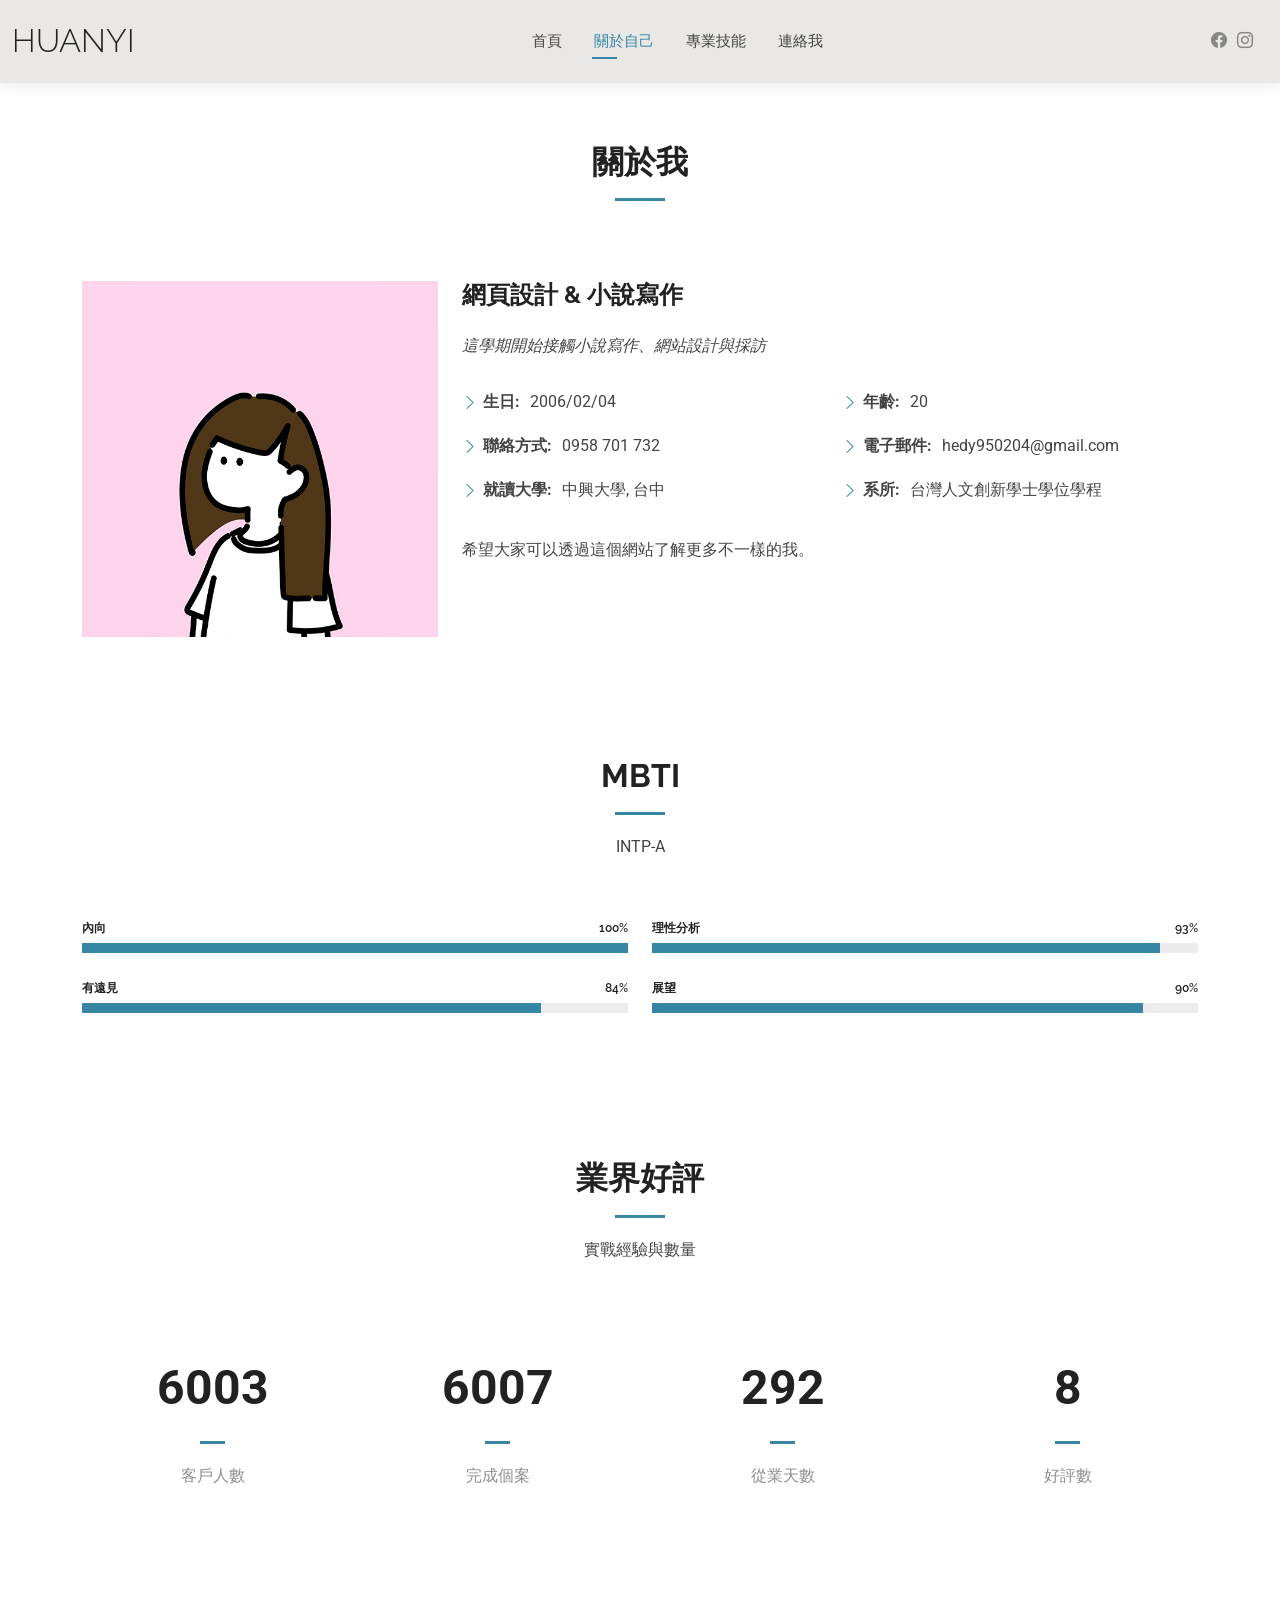
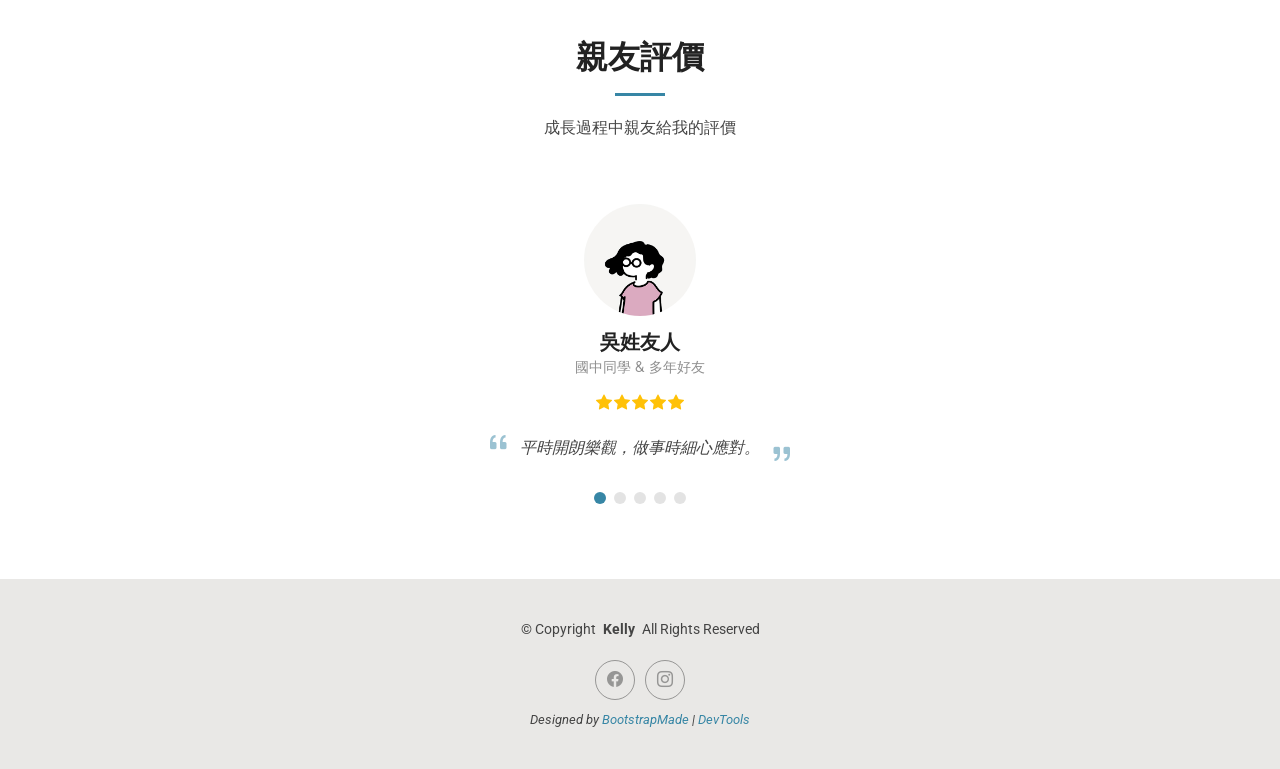
<file: about.html>
<!DOCTYPE html>
<html lang="zh-Hant">

<head>
  <meta charset="utf-8">
  <meta content="width=device-width, initial-scale=1.0" name="viewport">
  <title>關於HY</title>
  <meta name="description" content="中興大學|網站設計">
  <meta name="keywords" content="奐頤，關於我，自我介紹">

  <!-- Favicons -->
  <link href="assets/img/favicon.png" rel="icon">
  <link href="assets/img/apple-touch-icon.png" rel="apple-touch-icon">

  <!-- Fonts -->
  <link href="https://fonts.googleapis.com" rel="preconnect">
  <link href="https://fonts.gstatic.com" rel="preconnect" crossorigin>
  <link href="https://fonts.googleapis.com/css2?family=Roboto:ital,wght@0,100;0,300;0,400;0,500;0,700;0,900;1,100;1,300;1,400;1,500;1,700;1,900&family=Poppins:ital,wght@0,100;0,200;0,300;0,400;0,500;0,600;0,700;0,800;0,900;1,100;1,200;1,300;1,400;1,500;1,600;1,700;1,800;1,900&family=Raleway:ital,wght@0,100;0,200;0,300;0,400;0,500;0,600;0,700;0,800;0,900;1,100;1,200;1,300;1,400;1,500;1,600;1,700;1,800;1,900&display=swap" rel="stylesheet">

  <!-- Vendor CSS Files -->
  <link href="assets/vendor/bootstrap/css/bootstrap.min.css" rel="stylesheet">
  <link href="assets/vendor/bootstrap-icons/bootstrap-icons.css" rel="stylesheet">
  <link href="assets/vendor/aos/aos.css" rel="stylesheet">
  <link href="assets/vendor/swiper/swiper-bundle.min.css" rel="stylesheet">
  <link href="assets/vendor/glightbox/css/glightbox.min.css" rel="stylesheet">

  <!-- Main CSS File -->
  <link href="assets/css/main.css" rel="stylesheet">

  <!-- =======================================================
  * Template Name: Kelly
  * Template URL: https://bootstrapmade.com/kelly-free-bootstrap-cv-resume-html-template/
  * Updated: Aug 07 2024 with Bootstrap v5.3.3
  * Author: BootstrapMade.com
  * License: https://bootstrapmade.com/license/
  ======================================================== -->
</head>

<body class="about-page">

 <header id="header" class="header d-flex align-items-center light-background sticky-top">
    <div class="container-fluid position-relative d-flex align-items-center justify-content-between">

      <a href="index.html" class="logo d-flex align-items-center me-auto me-xl-0">
        <!-- Uncomment the line below if you also wish to use an image logo -->
        <!-- <img src="assets/img/logo.png" alt=""> -->
        <h1 class="sitename">HUANYI</h1>
      </a>

      <nav id="navmenu" class="navmenu">
        <ul>
          <li><a href="index.html">首頁</a></li>
          <li><a href="about.html" class="active">關於自己</a></li>
          <li><a href="services.html">專業技能</a></li>
          <li><a href="contact.html">連絡我</a></li>
          <!--<li class="dropdown"><a href="#"><span>Dropdown</span> <i class="bi bi-chevron-down toggle-dropdown"></i></a>
            <ul>
              <li><a href="#">Dropdown 1</a></li>
              <li class="dropdown"><a href="#"><span>Deep Dropdown</span> <i class="bi bi-chevron-down toggle-dropdown"></i></a>
                <ul>
                  <li><a href="#">Deep Dropdown 1</a></li>
                  <li><a href="#">Deep Dropdown 2</a></li>
                  <li><a href="#">Deep Dropdown 3</a></li>
                  <li><a href="#">Deep Dropdown 4</a></li>
                  <li><a href="#">Deep Dropdown 5</a></li>
                </ul>
              </li>
              <li><a href="#">Dropdown 2</a></li>
              <li><a href="#">Dropdown 3</a></li>
              <li><a href="#">Dropdown 4</a></li>
            </ul>-->
          </li>
        </ul>
        <i class="mobile-nav-toggle d-xl-none bi bi-list"></i>
      </nav>

      <div class="header-social-links">
        <a href="https://www.facebook.com/?locale=zh_TW" class="facebook" target="_blank"><i class="bi bi-facebook"></i></a>
        <a href="https://www.instagram.com/" class="instagram" target="_blank"><i class="bi bi-instagram"></i></a>
      </div>

    </div>
  </header>

  <main class="main">

    <!-- About Section -->
    <section id="about" class="about section">

      <!-- Section Title -->
      <div class="container section-title" data-aos="fade-up">
        <h2>關於我</h2>
      </div><!-- End Section Title -->

      <div class="container" data-aos="fade-up" data-aos-delay="100">

        <div class="row gy-4 justify-content-center">
          <div class="col-lg-4">
            <img src="assets/img/profile-img.jpg" class="img-fluid" alt="">
          </div>
          <div class="col-lg-8 content">
            <h2>網頁設計 &amp; 小說寫作</h2>
            <p class="fst-italic py-3">
             這學期開始接觸小說寫作、網站設計與採訪
            </p>
            <div class="row">
              <div class="col-lg-6">
                <ul>
                  <li><i class="bi bi-chevron-right"></i> <strong>生日:</strong> <span>2006/02/04</span></li>
                  <li><i class="bi bi-chevron-right"></i> <strong>聯絡方式:</strong> <span>0958 701 732</span></li>
                  <li><i class="bi bi-chevron-right"></i> <strong>就讀大學:</strong> <span>中興大學, 台中</span></li>
                </ul>
              </div>
              <div class="col-lg-6">
                <ul>
                  <li><i class="bi bi-chevron-right"></i> <strong>年齡:</strong> <span>20</span></li>
                  <li><i class="bi bi-chevron-right"></i> <strong>電子郵件:</strong> <span>hedy950204@gmail.com</span></li>
                  <li><i class="bi bi-chevron-right"></i> <strong>系所:</strong> <span>台灣人文創新學士學位學程</span></li>
                </ul>
              </div>
            </div>
            <p class="py-3">
              希望大家可以透過這個網站了解更多不一樣的我。
            </p>
          </div>
        </div>

      </div>

    </section><!-- /About Section -->

    <!-- Skills Section -->
    <section id="skills" class="skills section">

      <!-- Section Title -->
      <div class="container section-title" data-aos="fade-up">
        <h2>MBTI</h2>
        <p>INTP-A</p>
      </div><!-- End Section Title -->

      <div class="container" data-aos="fade-up" data-aos-delay="100">

        <div class="row skills-content skills-animation">

          <div class="col-lg-6">

            <div class="progress">
              <span class="skill"><span>內向</span> <i class="val">100%</i></span>
              <div class="progress-bar-wrap">
                <div class="progress-bar" role="progressbar" aria-valuenow="100" aria-valuemin="0" aria-valuemax="100"></div>
              </div>
            </div><!-- End Skills Item -->

            <div class="progress">
              <span class="skill"><span>有遠見</span> <i class="val">84%</i></span>
              <div class="progress-bar-wrap">
                <div class="progress-bar" role="progressbar" aria-valuenow="84" aria-valuemin="0" aria-valuemax="100"></div>
              </div>
            </div><!-- End Skills Item -->

          </div>

          <div class="col-lg-6">

            <div class="progress">
              <span class="skill"><span>理性分析</span> <i class="val">93%</i></span>
              <div class="progress-bar-wrap">
                <div class="progress-bar" role="progressbar" aria-valuenow="93" aria-valuemin="0" aria-valuemax="100"></div>
              </div>
            </div><!-- End Skills Item -->

            <div class="progress">
              <span class="skill"><span>展望</span> <i class="val">90%</i></span>
              <div class="progress-bar-wrap">
                <div class="progress-bar" role="progressbar" aria-valuenow="90" aria-valuemin="0" aria-valuemax="100"></div>
              </div>
            </div><!-- End Skills Item -->

          </div>

        </div>

      </div>

    </section><!-- /Skills Section -->

    <!-- Stats Section -->
    <section id="stats" class="stats section">

      <!-- Section Title -->
      <div class="container section-title" data-aos="fade-up">
        <h2>業界好評</h2>
        <p>實戰經驗與數量</p>
      </div><!-- End Section Title -->

      <div class="container" data-aos="fade-up" data-aos-delay="100">

        <div class="row gy-4">

          <div class="col-lg-3 col-md-6">
            <div class="stats-item text-center w-100 h-100">
              <span data-purecounter-start="9999" data-purecounter-end="10" data-purecounter-duration="1" class="purecounter"></span>
              <p>客戶人數</p>
            </div>
          </div><!-- End Stats Item -->

          <div class="col-lg-3 col-md-6">
            <div class="stats-item text-center w-100 h-100">
              <span data-purecounter-start="9999" data-purecounter-end="20" data-purecounter-duration="1" class="purecounter"></span>
              <p>完成個案</p>
            </div>
          </div><!-- End Stats Item -->

          <div class="col-lg-3 col-md-6">
            <div class="stats-item text-center w-100 h-100">
              <span data-purecounter-start="0" data-purecounter-end="730" data-purecounter-duration="1" class="purecounter"></span>
              <p>從業天數</p>
            </div>
          </div><!-- End Stats Item -->

          <div class="col-lg-3 col-md-6">
            <div class="stats-item text-center w-100 h-100">
              <span data-purecounter-start="0" data-purecounter-end="20" data-purecounter-duration="1" class="purecounter"></span>
              <p>好評數</p>
            </div>
          </div><!-- End Stats Item -->

        </div>

      </div>

    </section><!-- /Stats Section -->

    <!-- Testimonials Section -->
    <section id="testimonials" class="testimonials section">

      <!-- Section Title -->
      <div class="container section-title" data-aos="fade-up">
        <h2>親友評價</h2>
        <p>成長過程中親友給我的評價</p>
      </div><!-- End Section Title -->

      <div class="container" data-aos="fade-up" data-aos-delay="100">

        <div class="swiper init-swiper">
          <script type="application/json" class="swiper-config">
            {
              "loop": true,
              "speed": 600,
              "autoplay": {
                "delay": 5000
              },
              "slidesPerView": "auto",
              "pagination": {
                "el": ".swiper-pagination",
                "type": "bullets",
                "clickable": true
              }
            }
          </script>
          <div class="swiper-wrapper">

            <div class="swiper-slide">
              <div class="testimonial-item">
                <img src="assets/img/testimonials/testimonials-1.jpg" class="testimonial-img" alt="">
                <h3>吳姓友人</h3>
                <h4>國中同學 &amp; 多年好友</h4>
                <div class="stars">
                  <i class="bi bi-star-fill"></i><i class="bi bi-star-fill"></i><i class="bi bi-star-fill"></i><i class="bi bi-star-fill"></i><i class="bi bi-star-fill"></i>
                </div>
                <p>
                  <i class="bi bi-quote quote-icon-left"></i>
                  <span>平時開朗樂觀，做事時細心應對。</span>
                  <i class="bi bi-quote quote-icon-right"></i>
                </p>
              </div>
            </div><!-- End testimonial item -->

            <div class="swiper-slide">
              <div class="testimonial-item">
                <img src="assets/img/testimonials/testimonials-2.jpg" class="testimonial-img" alt="">
                <h3>陳姓友人</h3>
                <h4>國中同學 &amp; 多年好友</h4>
                <div class="stars">
                  <i class="bi bi-star-fill"></i><i class="bi bi-star-fill"></i><i class="bi bi-star-fill"></i><i class="bi bi-star-fill"></i><i class="bi bi-star-fill"></i>
                </div>
                <p>
                  <i class="bi bi-quote quote-icon-left"></i>
                  <span>在他人遇到困難時會站在客觀角度看事情並盡可能提供幫助。</span>
                  <i class="bi bi-quote quote-icon-right"></i>
                </p>
              </div>
            </div><!-- End testimonial item -->

            <div class="swiper-slide">
              <div class="testimonial-item">
                <img src="assets/img/testimonials/testimonials-3.jpg" class="testimonial-img" alt="">
                <h3>張姓女子</h3>
                <h4>就是媽媽</h4>
                <div class="stars">
                  <i class="bi bi-star-fill"></i><i class="bi bi-star-fill"></i><i class="bi bi-star-fill"></i><i class="bi bi-star-fill"></i><i class="bi bi-star-fill"></i>
                </div>
                <p>
                  <i class="bi bi-quote quote-icon-left"></i>
                  <span>懂得安排待辦事項，做事不會手忙腳亂。</span>
                  <i class="bi bi-quote quote-icon-right"></i>
                </p>
              </div>
            </div><!-- End testimonial item -->

            <div class="swiper-slide">
              <div class="testimonial-item">
                <img src="assets/img/testimonials/testimonials-4.jpg" class="testimonial-img" alt="">
                <h3>佘姓男子</h3>
                <h4>就是爸爸</h4>
                <div class="stars">
                  <i class="bi bi-star-fill"></i><i class="bi bi-star-fill"></i><i class="bi bi-star-fill"></i><i class="bi bi-star-fill"></i><i class="bi bi-star-fill"></i>
                </div>
                <p>
                  <i class="bi bi-quote quote-icon-left"></i>
                  <span>對寫作和文字很有興趣，平時很喜歡看小說。</span>
                  <i class="bi bi-quote quote-icon-right"></i>
                </p>
              </div>
            </div><!-- End testimonial item -->

            <div class="swiper-slide">
              <div class="testimonial-item">
                <img src="assets/img/testimonials/testimonials-5.jpg" class="testimonial-img" alt="">
                <h3>陳姓友人</h3>
                <h4>高中同學 &amp; 多年好友</h4>
                <div class="stars">
                  <i class="bi bi-star-fill"></i><i class="bi bi-star-fill"></i><i class="bi bi-star-fill"></i><i class="bi bi-star-fill"></i><i class="bi bi-star-fill"></i>
                </div>
                <p>
                  <i class="bi bi-quote quote-icon-left"></i>
                  <span>相處起來沒有壓力，令人放鬆。</span>
                  <i class="bi bi-quote quote-icon-right"></i>
                </p>
              </div>
            </div><!-- End testimonial item -->

          </div>
          <div class="swiper-pagination"></div>
        </div>

      </div>

    </section><!-- /Testimonials Section -->

  </main>

<footer id="footer" class="footer light-background">
    <div class="container">
      <div class="copyright text-center ">
        <p>© <span>Copyright</span> <strong class="px-1 sitename">Kelly</strong> <span>All Rights Reserved<br></span></p>
      </div>
      <div class="social-links d-flex justify-content-center">
        <a href=""><i class="https://www.facebook.com/?locale=zh_TW" target="_blank"><i class="bi bi-facebook"></i></a>
        <a href=""><i class="https://www.instagram.com/" class="instagram" target="_blank"><i class="bi bi-instagram"></i></a>
      </div>
      <div class="credits">
        <!-- All the links in the footer should remain intact. -->
        <!-- You can delete the links only if you've purchased the pro version. -->
        <!-- Licensing information: https://bootstrapmade.com/license/ -->
        <!-- Purchase the pro version with working PHP/AJAX contact form: [buy-url] -->
        Designed by <a href="https://bootstrapmade.com/">BootstrapMade</a> | <a href="https://bootstrapmade.com/tools/">DevTools</a>
      </div>
    </div>
  </footer>

  <!-- Scroll Top -->
  <a href="#" id="scroll-top" class="scroll-top d-flex align-items-center justify-content-center"><i class="bi bi-arrow-up-short"></i></a>

  <!-- Preloader -->
  <div id="preloader"></div>

  <!-- Vendor JS Files -->
  <script src="assets/vendor/bootstrap/js/bootstrap.bundle.min.js"></script>
  <script src="assets/vendor/php-email-form/validate.js"></script>
  <script src="assets/vendor/aos/aos.js"></script>
  <script src="assets/vendor/waypoints/noframework.waypoints.js"></script>
  <script src="assets/vendor/purecounter/purecounter_vanilla.js"></script>
  <script src="assets/vendor/swiper/swiper-bundle.min.js"></script>
  <script src="assets/vendor/glightbox/js/glightbox.min.js"></script>
  <script src="assets/vendor/imagesloaded/imagesloaded.pkgd.min.js"></script>
  <script src="assets/vendor/isotope-layout/isotope.pkgd.min.js"></script>

  <!-- Main JS File -->
  <script src="assets/js/main.js"></script>

</body>

</html>
</file>
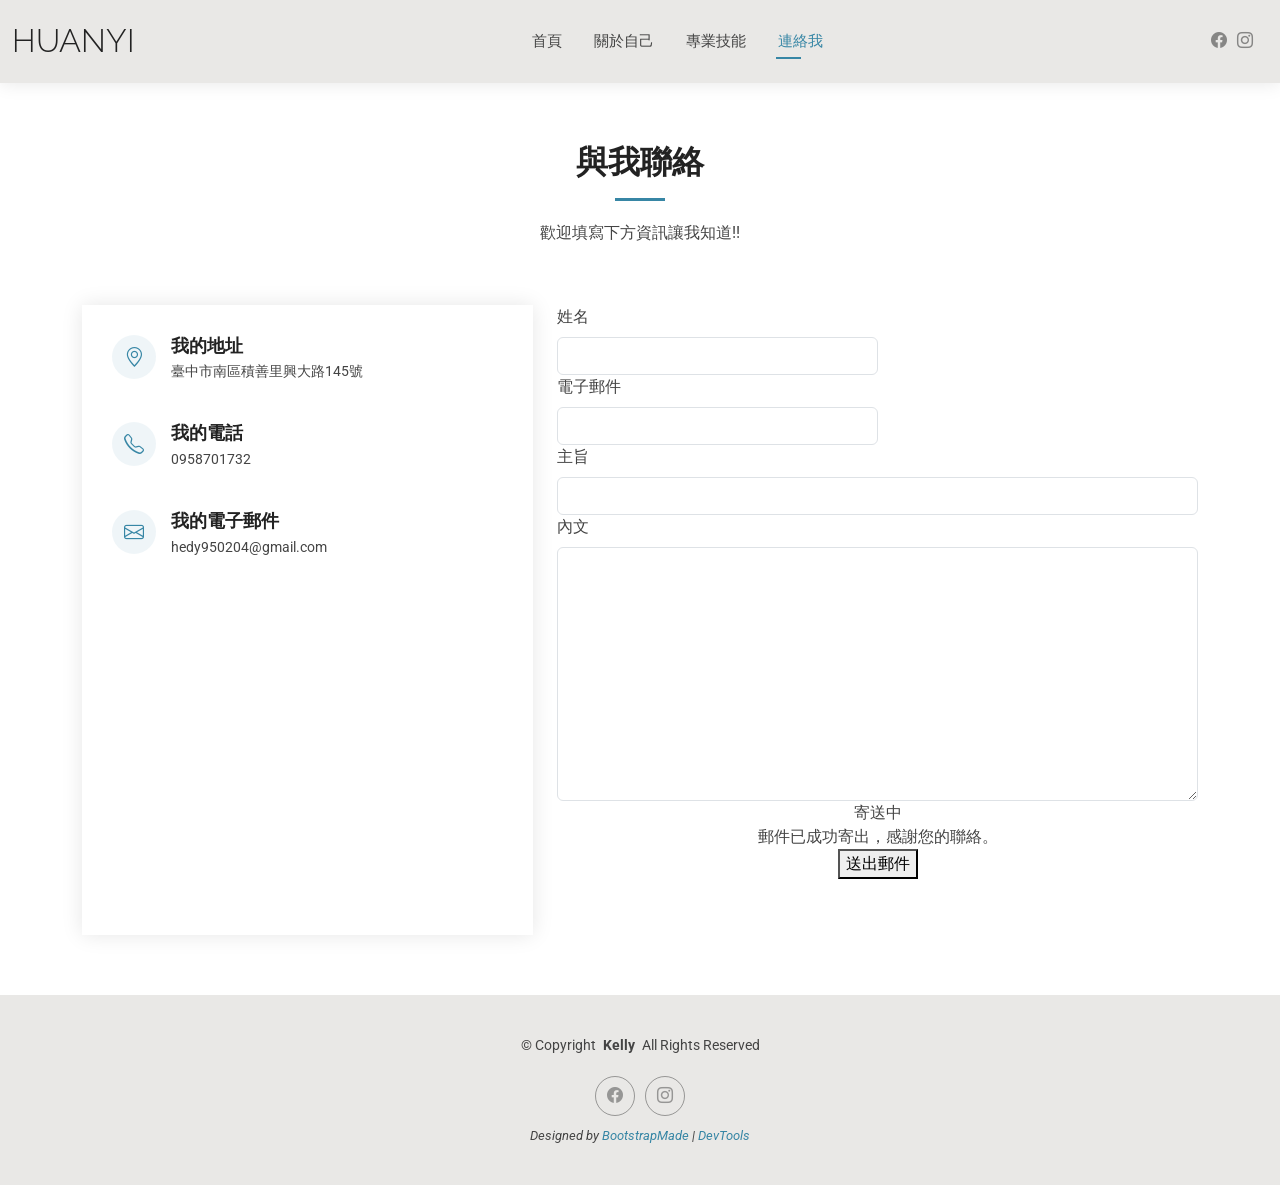
<file: contact.html>
<!DOCTYPE html>
<html lang="zh-Hant">

<head>
  <meta charset="utf-8">
  <meta content="width=device-width, initial-scale=1.0" name="viewport">
  <title>聯絡HY</title>
  <meta name="description" content="">
  <meta name="keywords" content="">

  <!-- Favicons -->
  <link href="assets/img/favicon.png" rel="icon">
  <link href="assets/img/apple-touch-icon.png" rel="apple-touch-icon">

  <!-- Fonts -->
  <link href="https://fonts.googleapis.com" rel="preconnect">
  <link href="https://fonts.gstatic.com" rel="preconnect" crossorigin>
  <link href="https://fonts.googleapis.com/css2?family=Roboto:ital,wght@0,100;0,300;0,400;0,500;0,700;0,900;1,100;1,300;1,400;1,500;1,700;1,900&family=Poppins:ital,wght@0,100;0,200;0,300;0,400;0,500;0,600;0,700;0,800;0,900;1,100;1,200;1,300;1,400;1,500;1,600;1,700;1,800;1,900&family=Raleway:ital,wght@0,100;0,200;0,300;0,400;0,500;0,600;0,700;0,800;0,900;1,100;1,200;1,300;1,400;1,500;1,600;1,700;1,800;1,900&display=swap" rel="stylesheet">

  <!-- Vendor CSS Files -->
  <link href="assets/vendor/bootstrap/css/bootstrap.min.css" rel="stylesheet">
  <link href="assets/vendor/bootstrap-icons/bootstrap-icons.css" rel="stylesheet">
  <link href="assets/vendor/aos/aos.css" rel="stylesheet">
  <link href="assets/vendor/swiper/swiper-bundle.min.css" rel="stylesheet">
  <link href="assets/vendor/glightbox/css/glightbox.min.css" rel="stylesheet">

  <!-- Main CSS File -->
  <link href="assets/css/main.css" rel="stylesheet">

  <!-- =======================================================
  * Template Name: Kelly
  * Template URL: https://bootstrapmade.com/kelly-free-bootstrap-cv-resume-html-template/
  * Updated: Aug 07 2024 with Bootstrap v5.3.3
  * Author: BootstrapMade.com
  * License: https://bootstrapmade.com/license/
  ======================================================== -->
</head>

<body class="contact-page">

 <header id="header" class="header d-flex align-items-center light-background sticky-top">
    <div class="container-fluid position-relative d-flex align-items-center justify-content-between">

      <a href="index.html" class="logo d-flex align-items-center me-auto me-xl-0">
        <!-- Uncomment the line below if you also wish to use an image logo -->
        <!-- <img src="assets/img/logo.png" alt=""> -->
        <h1 class="sitename">HUANYI</h1>
      </a>

      <nav id="navmenu" class="navmenu">
        <ul>
          <li><a href="index.html">首頁</a></li>
          <li><a href="about.html">關於自己</a></li>
          <li><a href="services.html">專業技能</a></li>
         <li><a href="contact.html"class="active">連絡我</a></li>
          <!--<li class="dropdown"><a href="#"><span>Dropdown</span> <i class="bi bi-chevron-down toggle-dropdown"></i></a>
            <ul>
              <li><a href="#">Dropdown 1</a></li>
              <li class="dropdown"><a href="#"><span>Deep Dropdown</span> <i class="bi bi-chevron-down toggle-dropdown"></i></a>
                <ul>
                  <li><a href="#">Deep Dropdown 1</a></li>
                  <li><a href="#">Deep Dropdown 2</a></li>
                  <li><a href="#">Deep Dropdown 3</a></li>
                  <li><a href="#">Deep Dropdown 4</a></li>
                  <li><a href="#">Deep Dropdown 5</a></li>
                </ul>
              </li>
              <li><a href="#">Dropdown 2</a></li>
              <li><a href="#">Dropdown 3</a></li>
              <li><a href="#">Dropdown 4</a></li>
            </ul>-->
          </li>
        </ul>
        <i class="mobile-nav-toggle d-xl-none bi bi-list"></i>
      </nav>

      <div class="header-social-links">
        <a href="https://www.facebook.com/?locale=zh_TW" class="facebook" target="_blank"><i class="bi bi-facebook"></i></a>
        <a href="https://www.instagram.com/" class="instagram" target="_blank"><i class="bi bi-instagram"></i></a>
      </div>

    </div>
  </header>

  <main class="main">

    <!-- Contact Section -->
    <section id="contact" class="contact section">

      <!-- Section Title -->
      <div class="container section-title" data-aos="fade-up">
        <h2>與我聯絡</h2>
        <p>歡迎填寫下方資訊讓我知道!!</p>
      </div><!-- End Section Title -->

      <div class="container" data-aos="fade-up" data-aos-delay="100">

        <div class="row gy-4">

          <div class="col-lg-5">

            <div class="info-wrap">
              <div class="info-item d-flex" data-aos="fade-up" data-aos-delay="200">
                <i class="bi bi-geo-alt flex-shrink-0"></i>
                <div>
                  <h3>我的地址</h3>
                  <p>臺中市南區積善里興大路145號</p>
                </div>
              </div><!-- End Info Item -->

              <div class="info-item d-flex" data-aos="fade-up" data-aos-delay="300">
                <i class="bi bi-telephone flex-shrink-0"></i>
                <div>
                  <h3>我的電話</h3>
                  <p>0958701732</p>
                </div>
              </div><!-- End Info Item -->

              <div class="info-item d-flex" data-aos="fade-up" data-aos-delay="400">
                <i class="bi bi-envelope flex-shrink-0"></i>
                <div>
                  <h3>我的電子郵件</h3>
                  <p>hedy950204@gmail.com</p>
                </div>
              </div><!-- End Info Item -->

             <iframe src="https://www.google.com/maps/embed?pb=!1m18!1m12!1m3!1d3641.372532484937!2d120.67275107534745!3d24.123551978417662!2m3!1f0!2f0!3f0!3m2!1i1024!2i768!4f13.1!3m3!1m2!1s0x34693cfcecffe9d9%3A0xe28afadc0dad203a!2z5ZyL56uL5Lit6IiI5aSn5a24!5e0!3m2!1szh-TW!2stw!4v1779871530348!5m2!1szh-TW!2stw" width="400" height="300" style="border:0;" allowfullscreen="" loading="lazy" referrerpolicy="no-referrer-when-downgrade"></iframe>
            </div>
          </div>

          <div class="col-lg-7">
           <form id="google-contact-form" action="https://script.google.com/macros/s/AKfycbxBwKQudETJIjZ9g9B0at2yv5v1M590eqaMPhe2uOIRFNZSMIPGp8FCQ5v93ubyeF1u1w/exec" method="post" data-aos="fade-up" data-aos-delay="200">

                <div class="col-md-6">
                  <label for="name-field" class="pb-2">姓名</label>
                  <input type="text" name="name" id="name-field" class="form-control" required="">
                </div>

                <div class="col-md-6">
                  <label for="email-field" class="pb-2">電子郵件</label>
                  <input type="email" class="form-control" name="email" id="email-field" required="">
                </div>

                <div class="col-md-12">
                  <label for="subject-field" class="pb-2">主旨</label>
                  <input type="text" class="form-control" name="subject" id="subject-field" required="">
                </div>

                <div class="col-md-12">
                  <label for="message-field" class="pb-2">內文</label>
                  <textarea class="form-control" name="message" rows="10" id="message-field" required=""></textarea>
                </div>

                <div class="col-md-12 text-center">
                  <div class="loading">寄送中</div>
                  <div class="error-message" style="display:none !important;"></div>
                  <div class="sent-message">郵件已成功寄出，感謝您的聯絡。</div>

                  <button type="submit">送出郵件</button>
                </div>

              </div>
            </form>
          </div><!-- End Contact Form -->

        </div>

      </div>

    </section><!-- /Contact Section -->

  </main>

 <footer id="footer" class="footer light-background">
    <div class="container">
      <div class="copyright text-center ">
        <p>© <span>Copyright</span> <strong class="px-1 sitename">Kelly</strong> <span>All Rights Reserved<br></span></p>
      </div>
      <div class="social-links d-flex justify-content-center">
        <a href=""><i class="https://www.facebook.com/?locale=zh_TW" target="_blank"><i class="bi bi-facebook"></i></a>
        <a href=""><i class="https://www.instagram.com/" class="instagram" target="_blank"><i class="bi bi-instagram"></i></a>
      </div>
      <div class="credits">
        <!-- All the links in the footer should remain intact. -->
        <!-- You can delete the links only if you've purchased the pro version. -->
        <!-- Licensing information: https://bootstrapmade.com/license/ -->
        <!-- Purchase the pro version with working PHP/AJAX contact form: [buy-url] -->
        Designed by <a href="https://bootstrapmade.com/">BootstrapMade</a> | <a href="https://bootstrapmade.com/tools/">DevTools</a>
      </div>
    </div>
  </footer>

  <!-- Scroll Top -->
  <a href="#" id="scroll-top" class="scroll-top d-flex align-items-center justify-content-center"><i class="bi bi-arrow-up-short"></i></a>

  <!-- Preloader -->
  <div id="preloader"></div>

  <!-- Vendor JS Files -->
  <script src="assets/vendor/bootstrap/js/bootstrap.bundle.min.js"></script>
  <script src="assets/vendor/php-email-form/validate.js"></script>
  <script src="assets/vendor/aos/aos.js"></script>
  <script src="assets/vendor/waypoints/noframework.waypoints.js"></script>
  <script src="assets/vendor/purecounter/purecounter_vanilla.js"></script>
  <script src="assets/vendor/swiper/swiper-bundle.min.js"></script>
  <script src="assets/vendor/glightbox/js/glightbox.min.js"></script>
  <script src="assets/vendor/imagesloaded/imagesloaded.pkgd.min.js"></script>
  <script src="assets/vendor/isotope-layout/isotope.pkgd.min.js"></script>

  <!-- Main JS File -->
  <script src="assets/js/main.js"></script>
<script>
document.getElementById('google-contact-form').addEventListener('submit', function(e) {
e.preventDefault(); // 阻止網頁跳轉
var form = this;
var loading = form.querySelector('.loading');
var errorMessage = form.querySelector('.error-message');
var sentMessage = form.querySelector('.sent-message');
// 顯示 Loading，隱藏其他提示
loading.style.display = 'block';
errorMessage.style.display = 'none';
sentMessage.style.display = 'none';
// 封裝表單資料
var formData = new FormData(form);
var searchParams = new URLSearchParams();
for (var pair of formData) {
searchParams.append(pair[0], pair[1]);
}
// 用 fetch 發送 POST 請求到 Google GAS
fetch(form.action, {
method: 'POST',
body: searchParams,
headers: {
'Content-Type': 'application/x-www-form-urlencoded'
}
})
.then(response => response.text())
.then(data => {
loading.style.display = 'none';
if (data === 'success') {
sentMessage.style.display = 'block'; // 顯示成功畫面
form.reset(); // 清空表單
} else {
errorMessage.textContent = '傳送失敗，請稍後再試。錯誤原因：' + data;
errorMessage.style.display = 'block';
}
})
.catch(error => {
loading.style.display = 'none';
errorMessage.textContent = '連線錯誤：' + error;
errorMessage.style.display = 'block';
});
});
</script>
</body>

</html>
</file>
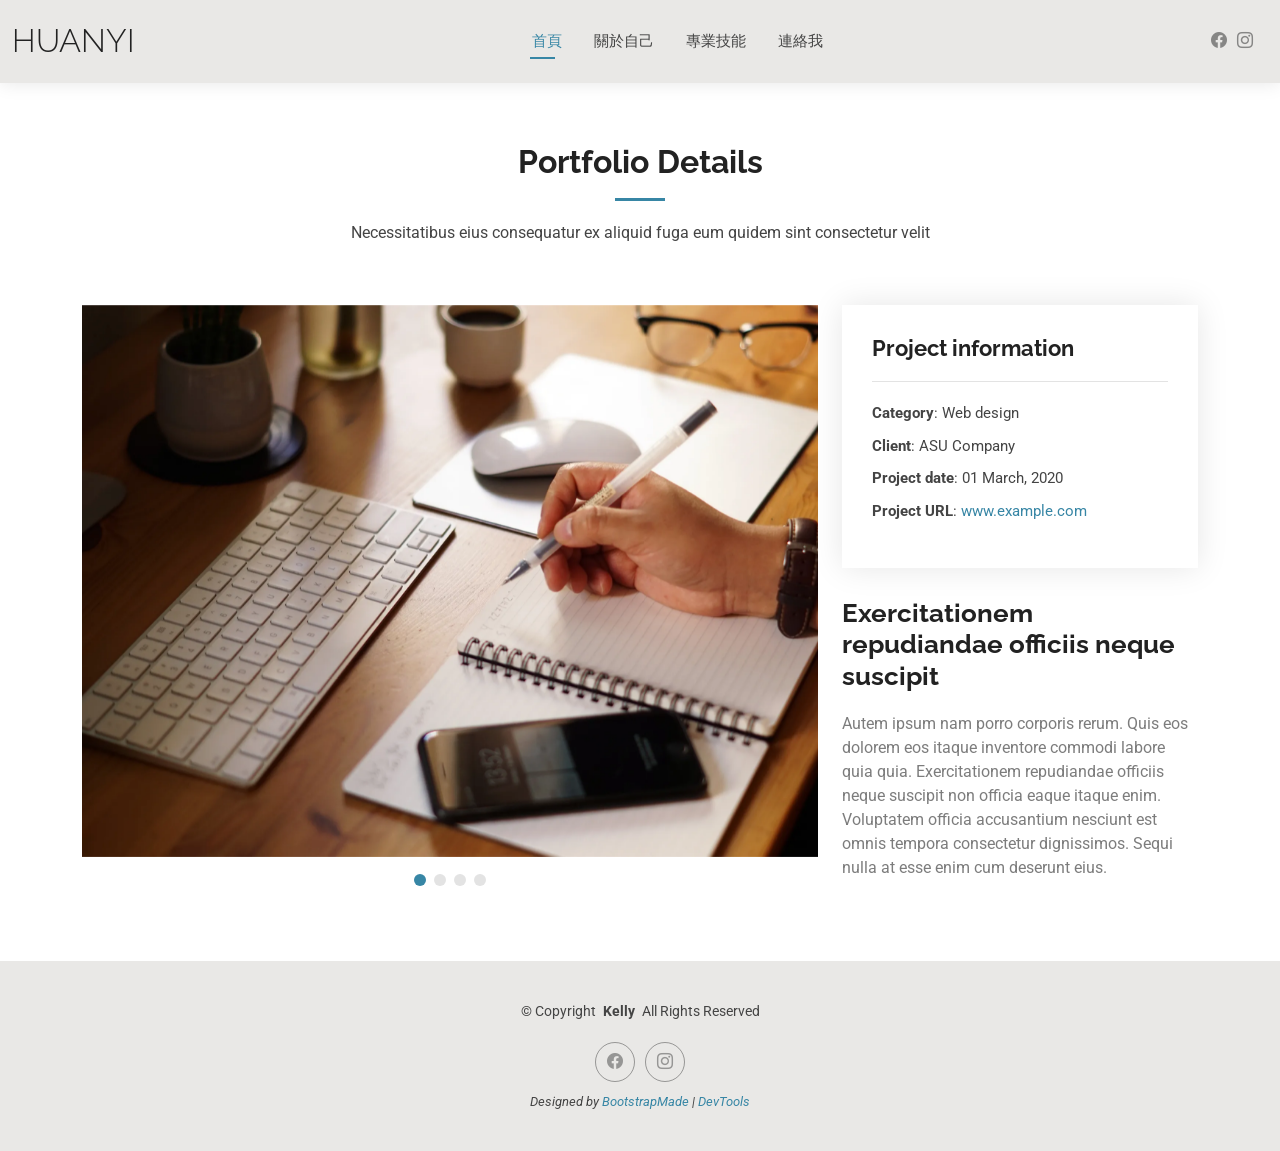
<file: portfolio-details.html>
<!DOCTYPE html>
<html lang="zh-Hant">

<head>
  <meta charset="utf-8">
  <meta content="width=device-width, initial-scale=1.0" name="viewport">
  <title>Portfolio Details - Kelly Bootstrap Template</title>
  <meta name="description" content="">
  <meta name="keywords" content="">

  <!-- Favicons -->
  <link href="assets/img/favicon.png" rel="icon">
  <link href="assets/img/apple-touch-icon.png" rel="apple-touch-icon">

  <!-- Fonts -->
  <link href="https://fonts.googleapis.com" rel="preconnect">
  <link href="https://fonts.gstatic.com" rel="preconnect" crossorigin>
  <link href="https://fonts.googleapis.com/css2?family=Roboto:ital,wght@0,100;0,300;0,400;0,500;0,700;0,900;1,100;1,300;1,400;1,500;1,700;1,900&family=Poppins:ital,wght@0,100;0,200;0,300;0,400;0,500;0,600;0,700;0,800;0,900;1,100;1,200;1,300;1,400;1,500;1,600;1,700;1,800;1,900&family=Raleway:ital,wght@0,100;0,200;0,300;0,400;0,500;0,600;0,700;0,800;0,900;1,100;1,200;1,300;1,400;1,500;1,600;1,700;1,800;1,900&display=swap" rel="stylesheet">

  <!-- Vendor CSS Files -->
  <link href="assets/vendor/bootstrap/css/bootstrap.min.css" rel="stylesheet">
  <link href="assets/vendor/bootstrap-icons/bootstrap-icons.css" rel="stylesheet">
  <link href="assets/vendor/aos/aos.css" rel="stylesheet">
  <link href="assets/vendor/swiper/swiper-bundle.min.css" rel="stylesheet">
  <link href="assets/vendor/glightbox/css/glightbox.min.css" rel="stylesheet">

  <!-- Main CSS File -->
  <link href="assets/css/main.css" rel="stylesheet">

  <!-- =======================================================
  * Template Name: Kelly
  * Template URL: https://bootstrapmade.com/kelly-free-bootstrap-cv-resume-html-template/
  * Updated: Aug 07 2024 with Bootstrap v5.3.3
  * Author: BootstrapMade.com
  * License: https://bootstrapmade.com/license/
  ======================================================== -->
</head>

<body class="portfolio-details-page">

  <header id="header" class="header d-flex align-items-center light-background sticky-top">
    <div class="container-fluid position-relative d-flex align-items-center justify-content-between">

      <a href="index.html" class="logo d-flex align-items-center me-auto me-xl-0">
        <!-- Uncomment the line below if you also wish to use an image logo -->
        <!-- <img src="assets/img/logo.png" alt=""> -->
        <h1 class="sitename">HUANYI</h1>
      </a>

      <nav id="navmenu" class="navmenu">
        <ul>
          <li><a href="index.html" class="active">首頁</a></li>
          <li><a href="about.html">關於自己</a></li>
          <li><a href="services.html">專業技能</a></li>
          <li><a href="contact.html">連絡我</a></li>
          <!--<li class="dropdown"><a href="#"><span>Dropdown</span> <i class="bi bi-chevron-down toggle-dropdown"></i></a>
            <ul>
              <li><a href="#">Dropdown 1</a></li>
              <li class="dropdown"><a href="#"><span>Deep Dropdown</span> <i class="bi bi-chevron-down toggle-dropdown"></i></a>
                <ul>
                  <li><a href="#">Deep Dropdown 1</a></li>
                  <li><a href="#">Deep Dropdown 2</a></li>
                  <li><a href="#">Deep Dropdown 3</a></li>
                  <li><a href="#">Deep Dropdown 4</a></li>
                  <li><a href="#">Deep Dropdown 5</a></li>
                </ul>
              </li>
              <li><a href="#">Dropdown 2</a></li>
              <li><a href="#">Dropdown 3</a></li>
              <li><a href="#">Dropdown 4</a></li>
            </ul>-->
          </li>
        </ul>
        <i class="mobile-nav-toggle d-xl-none bi bi-list"></i>
      </nav>

      <div class="header-social-links">
        <a href="https://www.facebook.com/?locale=zh_TW" class="facebook" target="_blank"><i class="bi bi-facebook"></i></a>
        <a href="https://www.instagram.com/" class="instagram" target="_blank"><i class="bi bi-instagram"></i></a>
      </div>

    </div>
  </header>

  <main class="main">

    <!-- Portfolio Details Section -->
    <section id="portfolio-details" class="portfolio-details section">

      <!-- Section Title -->
      <div class="container section-title" data-aos="fade-up">
        <h2>Portfolio Details</h2>
        <p>Necessitatibus eius consequatur ex aliquid fuga eum quidem sint consectetur velit</p>
      </div><!-- End Section Title -->

      <div class="container" data-aos="fade-up" data-aos-delay="100">

        <div class="row gy-4">

          <div class="col-lg-8">
            <div class="portfolio-details-slider swiper init-swiper">

              <script type="application/json" class="swiper-config">
                {
                  "loop": true,
                  "speed": 600,
                  "autoplay": {
                    "delay": 5000
                  },
                  "slidesPerView": "auto",
                  "pagination": {
                    "el": ".swiper-pagination",
                    "type": "bullets",
                    "clickable": true
                  }
                }
              </script>

              <div class="swiper-wrapper align-items-center">

                <div class="swiper-slide">
                  <img src="assets/img/portfolio/app-1.webp" alt="">
                </div>

                <div class="swiper-slide">
                  <img src="assets/img/portfolio/product-1.jpg" alt="">
                </div>

                <div class="swiper-slide">
                  <img src="assets/img/portfolio/branding-1.jpg" alt="">
                </div>

                <div class="swiper-slide">
                  <img src="assets/img/portfolio/books-1.jpg" alt="">
                </div>

              </div>
              <div class="swiper-pagination"></div>
            </div>
          </div>

          <div class="col-lg-4">
            <div class="portfolio-info" data-aos="fade-up" data-aos-delay="200">
              <h3>Project information</h3>
              <ul>
                <li><strong>Category</strong>: Web design</li>
                <li><strong>Client</strong>: ASU Company</li>
                <li><strong>Project date</strong>: 01 March, 2020</li>
                <li><strong>Project URL</strong>: <a href="#">www.example.com</a></li>
              </ul>
            </div>
            <div class="portfolio-description" data-aos="fade-up" data-aos-delay="300">
              <h2>Exercitationem repudiandae officiis neque suscipit</h2>
              <p>
                Autem ipsum nam porro corporis rerum. Quis eos dolorem eos itaque inventore commodi labore quia quia. Exercitationem repudiandae officiis neque suscipit non officia eaque itaque enim. Voluptatem officia accusantium nesciunt est omnis tempora consectetur dignissimos. Sequi nulla at esse enim cum deserunt eius.
              </p>
            </div>
          </div>

        </div>

      </div>

    </section><!-- /Portfolio Details Section -->

  </main>

 <footer id="footer" class="footer light-background">
    <div class="container">
      <div class="copyright text-center ">
        <p>© <span>Copyright</span> <strong class="px-1 sitename">Kelly</strong> <span>All Rights Reserved<br></span></p>
      </div>
      <div class="social-links d-flex justify-content-center">
        <a href=""><i class="https://www.facebook.com/?locale=zh_TW" target="_blank"><i class="bi bi-facebook"></i></a>
        <a href=""><i class="https://www.instagram.com/" class="instagram" target="_blank"><i class="bi bi-instagram"></i></a>
      </div>
      <div class="credits">
        <!-- All the links in the footer should remain intact. -->
        <!-- You can delete the links only if you've purchased the pro version. -->
        <!-- Licensing information: https://bootstrapmade.com/license/ -->
        <!-- Purchase the pro version with working PHP/AJAX contact form: [buy-url] -->
        Designed by <a href="https://bootstrapmade.com/">BootstrapMade</a> | <a href="https://bootstrapmade.com/tools/">DevTools</a>
      </div>
    </div>
  </footer>

  <!-- Scroll Top -->
  <a href="#" id="scroll-top" class="scroll-top d-flex align-items-center justify-content-center"><i class="bi bi-arrow-up-short"></i></a>

  <!-- Preloader -->
  <div id="preloader"></div>

  <!-- Vendor JS Files -->
  <script src="assets/vendor/bootstrap/js/bootstrap.bundle.min.js"></script>
  <script src="assets/vendor/php-email-form/validate.js"></script>
  <script src="assets/vendor/aos/aos.js"></script>
  <script src="assets/vendor/waypoints/noframework.waypoints.js"></script>
  <script src="assets/vendor/purecounter/purecounter_vanilla.js"></script>
  <script src="assets/vendor/swiper/swiper-bundle.min.js"></script>
  <script src="assets/vendor/glightbox/js/glightbox.min.js"></script>
  <script src="assets/vendor/imagesloaded/imagesloaded.pkgd.min.js"></script>
  <script src="assets/vendor/isotope-layout/isotope.pkgd.min.js"></script>

  <!-- Main JS File -->
  <script src="assets/js/main.js"></script>

</body>

</html>
</file>
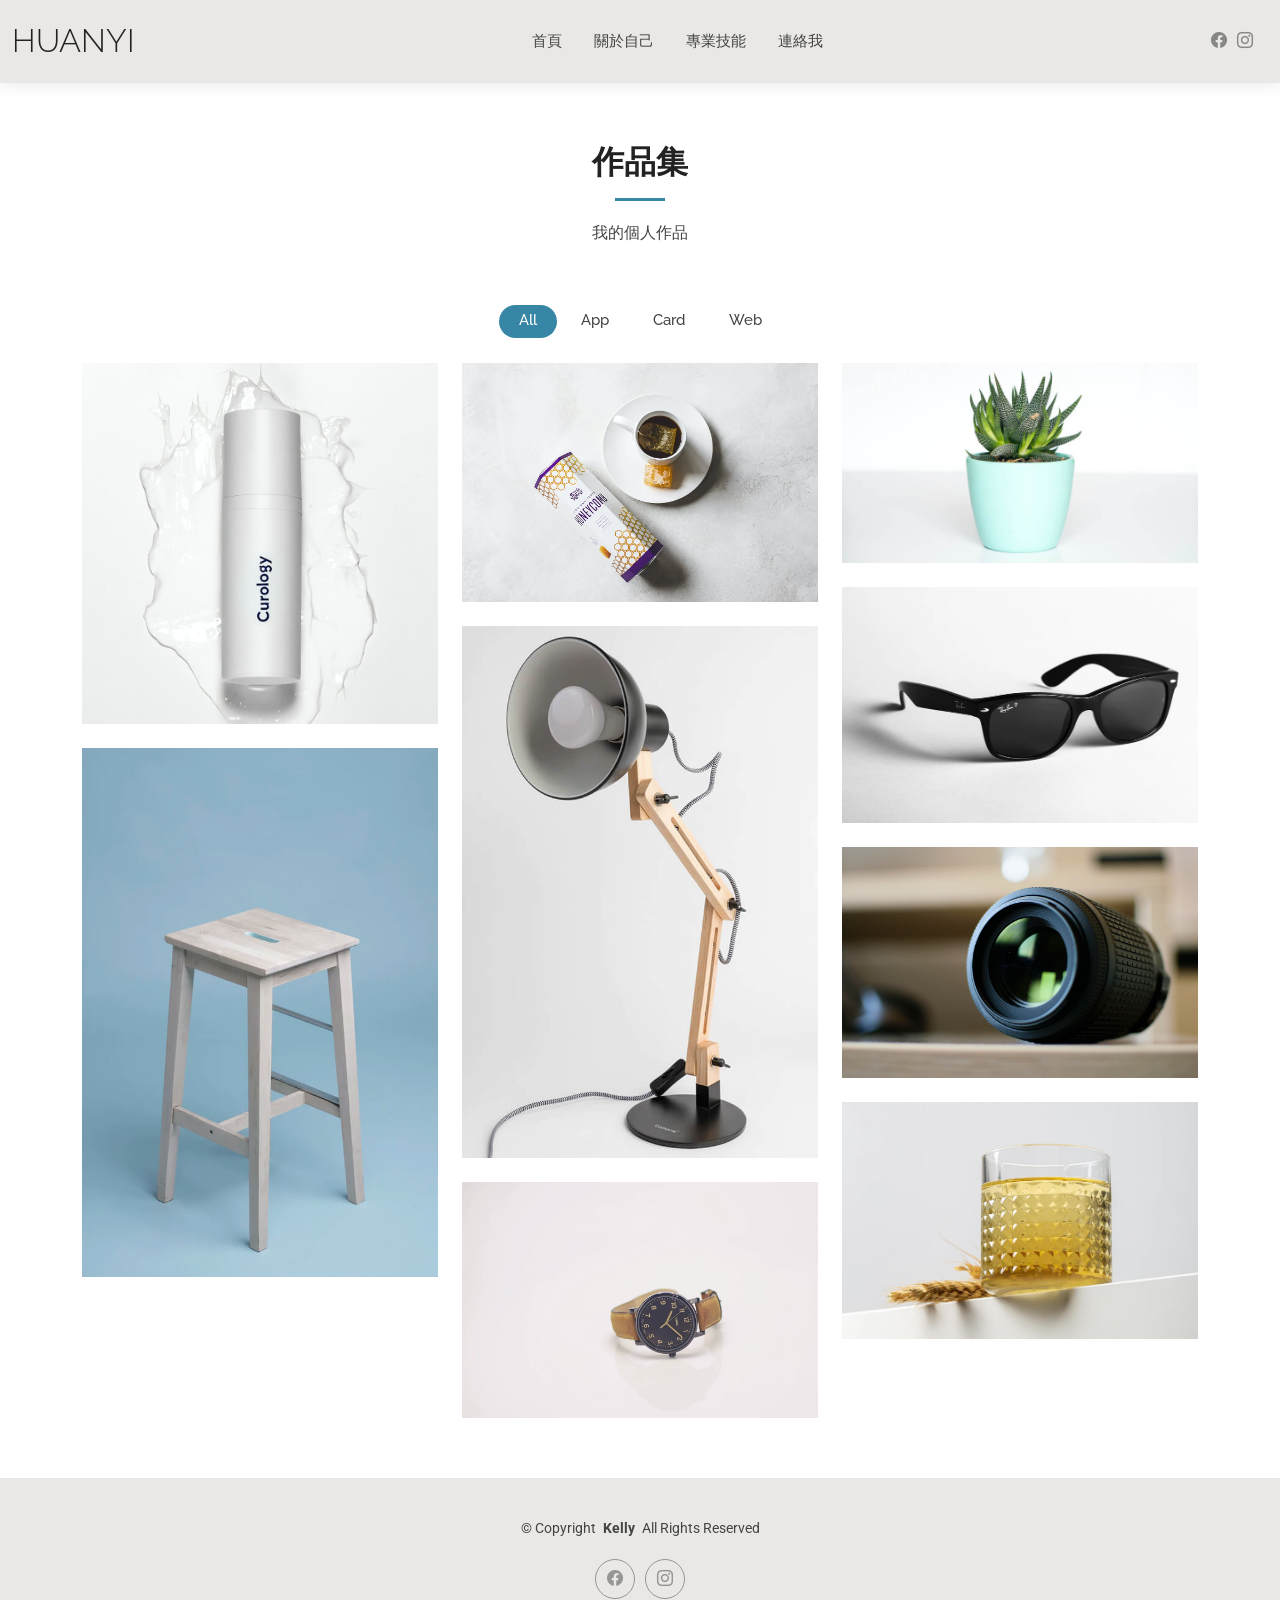
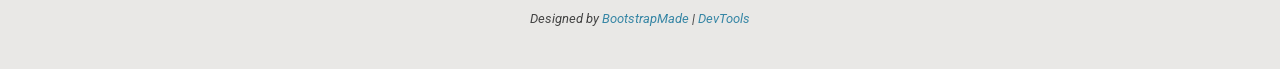
<file: portfolio.html>
<!DOCTYPE html>
<html lang="zh-Hant">

<head>
  <meta charset="utf-8">
  <meta content="width=device-width, initial-scale=1.0" name="viewport">
  <title>Portfolio - Kelly Bootstrap Template</title>
  <meta name="description" content="">
  <meta name="keywords" content="">

  <!-- Favicons -->
  <link href="assets/img/favicon.png" rel="icon">
  <link href="assets/img/apple-touch-icon.png" rel="apple-touch-icon">

  <!-- Fonts -->
  <link href="https://fonts.googleapis.com" rel="preconnect">
  <link href="https://fonts.gstatic.com" rel="preconnect" crossorigin>
  <link href="https://fonts.googleapis.com/css2?family=Roboto:ital,wght@0,100;0,300;0,400;0,500;0,700;0,900;1,100;1,300;1,400;1,500;1,700;1,900&family=Poppins:ital,wght@0,100;0,200;0,300;0,400;0,500;0,600;0,700;0,800;0,900;1,100;1,200;1,300;1,400;1,500;1,600;1,700;1,800;1,900&family=Raleway:ital,wght@0,100;0,200;0,300;0,400;0,500;0,600;0,700;0,800;0,900;1,100;1,200;1,300;1,400;1,500;1,600;1,700;1,800;1,900&display=swap" rel="stylesheet">

  <!-- Vendor CSS Files -->
  <link href="assets/vendor/bootstrap/css/bootstrap.min.css" rel="stylesheet">
  <link href="assets/vendor/bootstrap-icons/bootstrap-icons.css" rel="stylesheet">
  <link href="assets/vendor/aos/aos.css" rel="stylesheet">
  <link href="assets/vendor/swiper/swiper-bundle.min.css" rel="stylesheet">
  <link href="assets/vendor/glightbox/css/glightbox.min.css" rel="stylesheet">

  <!-- Main CSS File -->
  <link href="assets/css/main.css" rel="stylesheet">

  <!-- =======================================================
  * Template Name: Kelly
  * Template URL: https://bootstrapmade.com/kelly-free-bootstrap-cv-resume-html-template/
  * Updated: Aug 07 2024 with Bootstrap v5.3.3
  * Author: BootstrapMade.com
  * License: https://bootstrapmade.com/license/
  ======================================================== -->
</head>

<body class="portfolio-page">

  <header id="header" class="header d-flex align-items-center light-background sticky-top">
    <div class="container-fluid position-relative d-flex align-items-center justify-content-between">

      <a href="index.html" class="logo d-flex align-items-center me-auto me-xl-0">
        <!-- Uncomment the line below if you also wish to use an image logo -->
        <!-- <img src="assets/img/logo.png" alt=""> -->
        <h1 class="sitename">HUANYI</h1>
      </a>

      <nav id="navmenu" class="navmenu">
        <ul>
          <li><a href="index.html">首頁</a></li>
          <li><a href="about.html">關於自己</a></li>
          <li><a href="services.html">專業技能</a></li>
          <li><a href="contact.html">連絡我</a></li>
          <!--<li class="dropdown"><a href="#"><span>Dropdown</span> <i class="bi bi-chevron-down toggle-dropdown"></i></a>
            <ul>
              <li><a href="#">Dropdown 1</a></li>
              <li class="dropdown"><a href="#"><span>Deep Dropdown</span> <i class="bi bi-chevron-down toggle-dropdown"></i></a>
                <ul>
                  <li><a href="#">Deep Dropdown 1</a></li>
                  <li><a href="#">Deep Dropdown 2</a></li>
                  <li><a href="#">Deep Dropdown 3</a></li>
                  <li><a href="#">Deep Dropdown 4</a></li>
                  <li><a href="#">Deep Dropdown 5</a></li>
                </ul>
              </li>
              <li><a href="#">Dropdown 2</a></li>
              <li><a href="#">Dropdown 3</a></li>
              <li><a href="#">Dropdown 4</a></li>
            </ul>-->
          </li>
        </ul>
        <i class="mobile-nav-toggle d-xl-none bi bi-list"></i>
      </nav>

      <div class="header-social-links">
        <a href="https://www.facebook.com/?locale=zh_TW" class="facebook" target="_blank"><i class="bi bi-facebook"></i></a>
        <a href="https://www.instagram.com/" class="instagram" target="_blank"><i class="bi bi-instagram"></i></a>
      </div>

    </div>
  </header>

  <main class="main">

    <!-- Portfolio Section -->
    <section id="portfolio" class="portfolio section">

      <!-- Section Title -->
      <div class="container section-title" data-aos="fade-up">
        <h2>作品集</h2>
        <p>我的個人作品</p>
      </div><!-- End Section Title -->

      <div class="container">

        <div class="isotope-layout" data-default-filter="*" data-layout="masonry" data-sort="original-order">

          <ul class="portfolio-filters isotope-filters" data-aos="fade-up" data-aos-delay="100">
            <li data-filter="*" class="filter-active">All</li>
            <li data-filter=".filter-app">App</li>
            <li data-filter=".filter-product">Card</li>
            <li data-filter=".filter-branding">Web</li>
          </ul><!-- End Portfolio Filters -->

          <div class="row gy-4 isotope-container" data-aos="fade-up" data-aos-delay="200">

            <div class="col-lg-4 col-md-6 portfolio-item isotope-item filter-app">
              <img src="assets/img/masonry-portfolio/masonry-portfolio-1.jpg" class="img-fluid" alt="">
              <div class="portfolio-info">
                <h4>App 1</h4>
                <p>Lorem ipsum, dolor sit</p>
                <a href="assets/img/masonry-portfolio/masonry-portfolio-1.jpg" title="App 1" data-gallery="portfolio-gallery-app" class="glightbox preview-link"><i class="bi bi-zoom-in"></i></a>
                <a href="portfolio-details.html" title="More Details" class="details-link"><i class="bi bi-link-45deg"></i></a>
              </div>
            </div><!-- End Portfolio Item -->

            <div class="col-lg-4 col-md-6 portfolio-item isotope-item filter-product">
              <img src="assets/img/masonry-portfolio/masonry-portfolio-2.jpg" class="img-fluid" alt="">
              <div class="portfolio-info">
                <h4>Product 1</h4>
                <p>Lorem ipsum, dolor sit</p>
                <a href="assets/img/masonry-portfolio/masonry-portfolio-2.jpg" title="Product 1" data-gallery="portfolio-gallery-product" class="glightbox preview-link"><i class="bi bi-zoom-in"></i></a>
                <a href="portfolio-details.html" title="More Details" class="details-link"><i class="bi bi-link-45deg"></i></a>
              </div>
            </div><!-- End Portfolio Item -->

            <div class="col-lg-4 col-md-6 portfolio-item isotope-item filter-branding">
              <img src="assets/img/masonry-portfolio/masonry-portfolio-3.jpg" class="img-fluid" alt="">
              <div class="portfolio-info">
                <h4>Branding 1</h4>
                <p>Lorem ipsum, dolor sit</p>
                <a href="assets/img/masonry-portfolio/masonry-portfolio-3.jpg" title="Branding 1" data-gallery="portfolio-gallery-branding" class="glightbox preview-link"><i class="bi bi-zoom-in"></i></a>
                <a href="portfolio-details.html" title="More Details" class="details-link"><i class="bi bi-link-45deg"></i></a>
              </div>
            </div><!-- End Portfolio Item -->

            <div class="col-lg-4 col-md-6 portfolio-item isotope-item filter-app">
              <img src="assets/img/masonry-portfolio/masonry-portfolio-4.jpg" class="img-fluid" alt="">
              <div class="portfolio-info">
                <h4>App 2</h4>
                <p>Lorem ipsum, dolor sit</p>
                <a href="assets/img/masonry-portfolio/masonry-portfolio-4.jpg" title="App 2" data-gallery="portfolio-gallery-app" class="glightbox preview-link"><i class="bi bi-zoom-in"></i></a>
                <a href="portfolio-details.html" title="More Details" class="details-link"><i class="bi bi-link-45deg"></i></a>
              </div>
            </div><!-- End Portfolio Item -->

            <div class="col-lg-4 col-md-6 portfolio-item isotope-item filter-product">
              <img src="assets/img/masonry-portfolio/masonry-portfolio-5.jpg" class="img-fluid" alt="">
              <div class="portfolio-info">
                <h4>Product 2</h4>
                <p>Lorem ipsum, dolor sit</p>
                <a href="assets/img/masonry-portfolio/masonry-portfolio-5.jpg" title="Product 2" data-gallery="portfolio-gallery-product" class="glightbox preview-link"><i class="bi bi-zoom-in"></i></a>
                <a href="portfolio-details.html" title="More Details" class="details-link"><i class="bi bi-link-45deg"></i></a>
              </div>
            </div><!-- End Portfolio Item -->

            <div class="col-lg-4 col-md-6 portfolio-item isotope-item filter-branding">
              <img src="assets/img/masonry-portfolio/masonry-portfolio-6.jpg" class="img-fluid" alt="">
              <div class="portfolio-info">
                <h4>Branding 2</h4>
                <p>Lorem ipsum, dolor sit</p>
                <a href="assets/img/masonry-portfolio/masonry-portfolio-6.jpg" title="Branding 2" data-gallery="portfolio-gallery-branding" class="glightbox preview-link"><i class="bi bi-zoom-in"></i></a>
                <a href="portfolio-details.html" title="More Details" class="details-link"><i class="bi bi-link-45deg"></i></a>
              </div>
            </div><!-- End Portfolio Item -->

            <div class="col-lg-4 col-md-6 portfolio-item isotope-item filter-app">
              <img src="assets/img/masonry-portfolio/masonry-portfolio-7.jpg" class="img-fluid" alt="">
              <div class="portfolio-info">
                <h4>App 3</h4>
                <p>Lorem ipsum, dolor sit</p>
                <a href="assets/img/masonry-portfolio/masonry-portfolio-7.jpg" title="App 3" data-gallery="portfolio-gallery-app" class="glightbox preview-link"><i class="bi bi-zoom-in"></i></a>
                <a href="portfolio-details.html" title="More Details" class="details-link"><i class="bi bi-link-45deg"></i></a>
              </div>
            </div><!-- End Portfolio Item -->

            <div class="col-lg-4 col-md-6 portfolio-item isotope-item filter-product">
              <img src="assets/img/masonry-portfolio/masonry-portfolio-8.jpg" class="img-fluid" alt="">
              <div class="portfolio-info">
                <h4>Product 3</h4>
                <p>Lorem ipsum, dolor sit</p>
                <a href="assets/img/masonry-portfolio/masonry-portfolio-8.jpg" title="Product 3" data-gallery="portfolio-gallery-product" class="glightbox preview-link"><i class="bi bi-zoom-in"></i></a>
                <a href="portfolio-details.html" title="More Details" class="details-link"><i class="bi bi-link-45deg"></i></a>
              </div>
            </div><!-- End Portfolio Item -->

            <div class="col-lg-4 col-md-6 portfolio-item isotope-item filter-branding">
              <img src="assets/img/masonry-portfolio/masonry-portfolio-9.jpg" class="img-fluid" alt="">
              <div class="portfolio-info">
                <h4>Branding 3</h4>
                <p>Lorem ipsum, dolor sit</p>
                <a href="assets/img/masonry-portfolio/masonry-portfolio-9.jpg" title="Branding 2" data-gallery="portfolio-gallery-branding" class="glightbox preview-link"><i class="bi bi-zoom-in"></i></a>
                <a href="portfolio-details.html" title="More Details" class="details-link"><i class="bi bi-link-45deg"></i></a>
              </div>
            </div><!-- End Portfolio Item -->

          </div><!-- End Portfolio Container -->

        </div>

      </div>

    </section><!-- /Portfolio Section -->

  </main>

 <footer id="footer" class="footer light-background">
    <div class="container">
      <div class="copyright text-center ">
        <p>© <span>Copyright</span> <strong class="px-1 sitename">Kelly</strong> <span>All Rights Reserved<br></span></p>
      </div>
      <div class="social-links d-flex justify-content-center">
        <a href=""><i class="https://www.facebook.com/?locale=zh_TW" target="_blank"><i class="bi bi-facebook"></i></a>
        <a href=""><i class="https://www.instagram.com/" class="instagram" target="_blank"><i class="bi bi-instagram"></i></a>
      </div>
      <div class="credits">
        <!-- All the links in the footer should remain intact. -->
        <!-- You can delete the links only if you've purchased the pro version. -->
        <!-- Licensing information: https://bootstrapmade.com/license/ -->
        <!-- Purchase the pro version with working PHP/AJAX contact form: [buy-url] -->
        Designed by <a href="https://bootstrapmade.com/">BootstrapMade</a> | <a href="https://bootstrapmade.com/tools/">DevTools</a>
      </div>
    </div>
  </footer>

  <!-- Scroll Top -->
  <a href="#" id="scroll-top" class="scroll-top d-flex align-items-center justify-content-center"><i class="bi bi-arrow-up-short"></i></a>

  <!-- Preloader -->
  <div id="preloader"></div>

  <!-- Vendor JS Files -->
  <script src="assets/vendor/bootstrap/js/bootstrap.bundle.min.js"></script>
  <script src="assets/vendor/php-email-form/validate.js"></script>
  <script src="assets/vendor/aos/aos.js"></script>
  <script src="assets/vendor/waypoints/noframework.waypoints.js"></script>
  <script src="assets/vendor/purecounter/purecounter_vanilla.js"></script>
  <script src="assets/vendor/swiper/swiper-bundle.min.js"></script>
  <script src="assets/vendor/glightbox/js/glightbox.min.js"></script>
  <script src="assets/vendor/imagesloaded/imagesloaded.pkgd.min.js"></script>
  <script src="assets/vendor/isotope-layout/isotope.pkgd.min.js"></script>

  <!-- Main JS File -->
  <script src="assets/js/main.js"></script>

</body>

</html>
</file>
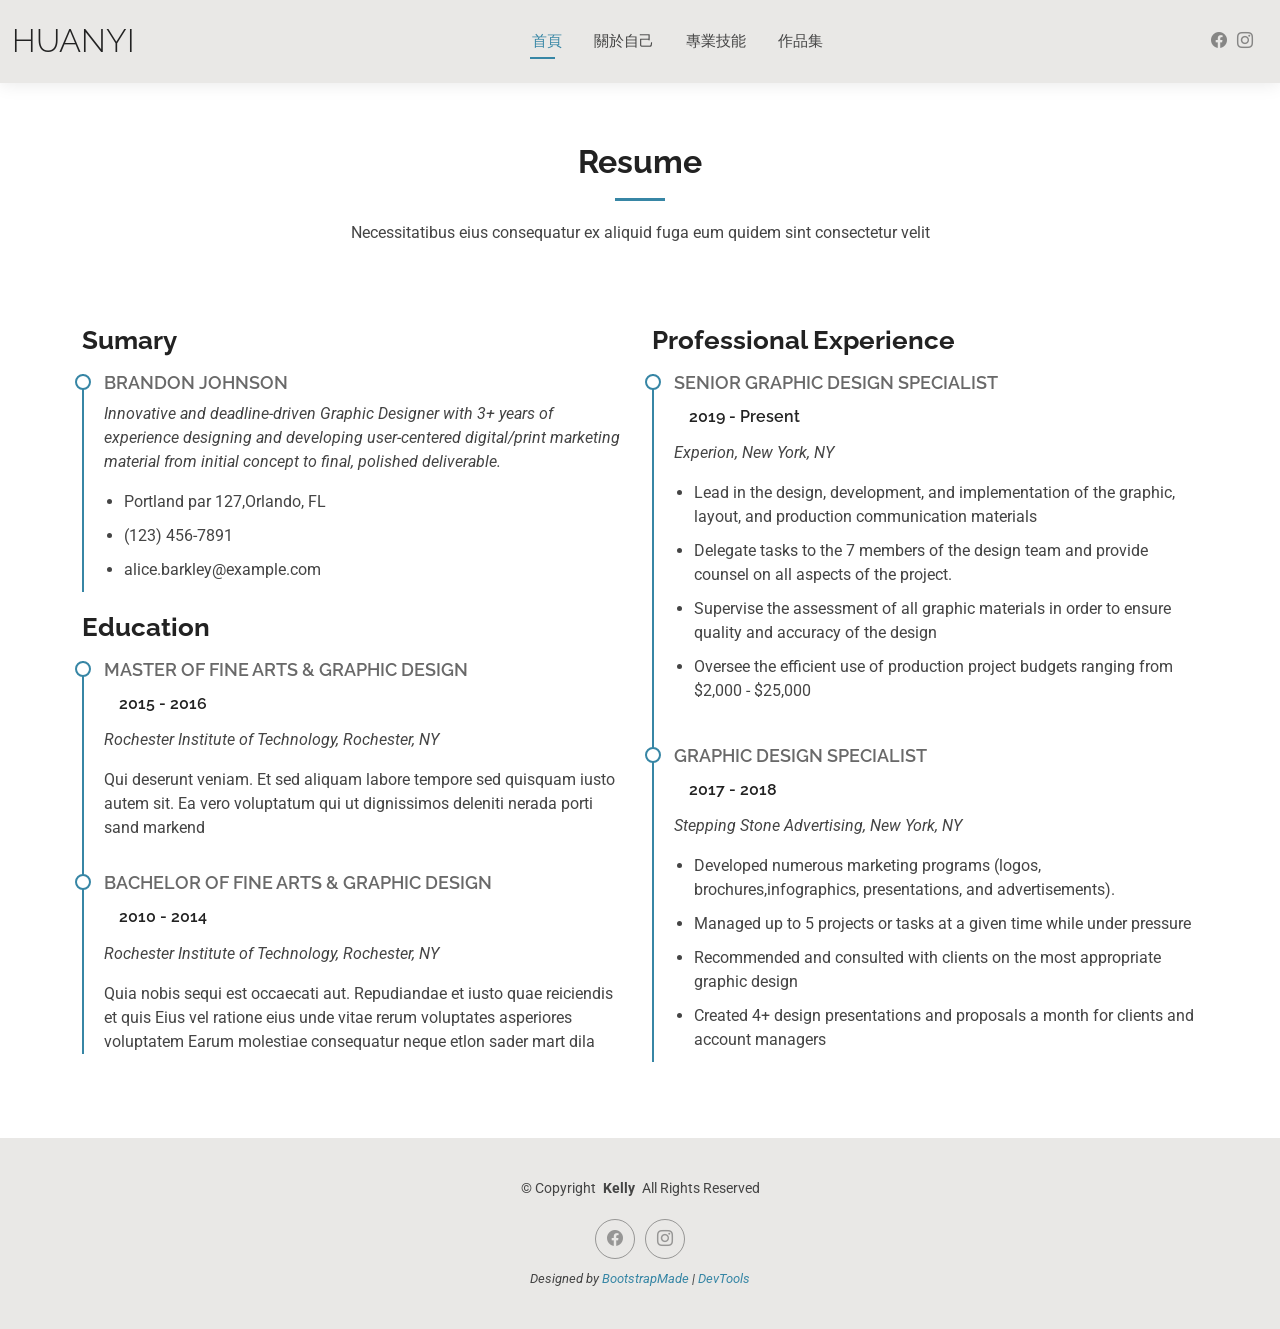
<file: resume.html>
<!DOCTYPE html>
<html lang="zh-Hant">

<head>
  <meta charset="utf-8">
  <meta content="width=device-width, initial-scale=1.0" name="viewport">
  <title>Resume - Kelly Bootstrap Template</title>
  <meta name="description" content="">
  <meta name="keywords" content="">

  <!-- Favicons -->
  <link href="assets/img/favicon.png" rel="icon">
  <link href="assets/img/apple-touch-icon.png" rel="apple-touch-icon">

  <!-- Fonts -->
  <link href="https://fonts.googleapis.com" rel="preconnect">
  <link href="https://fonts.gstatic.com" rel="preconnect" crossorigin>
  <link href="https://fonts.googleapis.com/css2?family=Roboto:ital,wght@0,100;0,300;0,400;0,500;0,700;0,900;1,100;1,300;1,400;1,500;1,700;1,900&family=Poppins:ital,wght@0,100;0,200;0,300;0,400;0,500;0,600;0,700;0,800;0,900;1,100;1,200;1,300;1,400;1,500;1,600;1,700;1,800;1,900&family=Raleway:ital,wght@0,100;0,200;0,300;0,400;0,500;0,600;0,700;0,800;0,900;1,100;1,200;1,300;1,400;1,500;1,600;1,700;1,800;1,900&display=swap" rel="stylesheet">

  <!-- Vendor CSS Files -->
  <link href="assets/vendor/bootstrap/css/bootstrap.min.css" rel="stylesheet">
  <link href="assets/vendor/bootstrap-icons/bootstrap-icons.css" rel="stylesheet">
  <link href="assets/vendor/aos/aos.css" rel="stylesheet">
  <link href="assets/vendor/swiper/swiper-bundle.min.css" rel="stylesheet">
  <link href="assets/vendor/glightbox/css/glightbox.min.css" rel="stylesheet">

  <!-- Main CSS File -->
  <link href="assets/css/main.css" rel="stylesheet">

  <!-- =======================================================
  * Template Name: Kelly
  * Template URL: https://bootstrapmade.com/kelly-free-bootstrap-cv-resume-html-template/
  * Updated: Aug 07 2024 with Bootstrap v5.3.3
  * Author: BootstrapMade.com
  * License: https://bootstrapmade.com/license/
  ======================================================== -->
</head>

<body class="resume-page">

   <header id="header" class="header d-flex align-items-center light-background sticky-top">
    <div class="container-fluid position-relative d-flex align-items-center justify-content-between">

      <a href="index.html" class="logo d-flex align-items-center me-auto me-xl-0">
        <!-- Uncomment the line below if you also wish to use an image logo -->
        <!-- <img src="assets/img/logo.png" alt=""> -->
        <h1 class="sitename">HUANYI</h1>
      </a>

      <nav id="navmenu" class="navmenu">
       <ul>
          <li><a href="index.html" class="active">首頁</a></li>
          <li><a href="about.html">關於自己</a></li>
          <li><a href="services.html">專業技能</a></li>
          <li><a href="portfolio.html">作品集</a></li>
          <!--<li class="dropdown"><a href="#"><span>Dropdown</span> <i class="bi bi-chevron-down toggle-dropdown"></i></a>
            <ul>
              <li><a href="#">Dropdown 1</a></li>
              <li class="dropdown"><a href="#"><span>Deep Dropdown</span> <i class="bi bi-chevron-down toggle-dropdown"></i></a>
                <ul>
                  <li><a href="#">Deep Dropdown 1</a></li>
                  <li><a href="#">Deep Dropdown 2</a></li>
                  <li><a href="#">Deep Dropdown 3</a></li>
                  <li><a href="#">Deep Dropdown 4</a></li>
                  <li><a href="#">Deep Dropdown 5</a></li>
                </ul>
              </li>
              <li><a href="#">Dropdown 2</a></li>
              <li><a href="#">Dropdown 3</a></li>
              <li><a href="#">Dropdown 4</a></li>
            </ul>-->
          </li>
        </ul>
        <i class="mobile-nav-toggle d-xl-none bi bi-list"></i>
      </nav>

      <div class="header-social-links">
        <a href="https://www.facebook.com/?locale=zh_TW" class="facebook" target="_blank"><i class="bi bi-facebook"></i></a>
        <a href="https://www.instagram.com/" class="instagram" target="_blank"><i class="bi bi-instagram"></i></a>
      </div>

    </div>
  </header>

  <main class="main">

    <!-- Resume Section -->
    <section id="resume" class="resume section">

      <!-- Section Title -->
      <div class="container section-title" data-aos="fade-up">
        <h2>Resume</h2>
        <p>Necessitatibus eius consequatur ex aliquid fuga eum quidem sint consectetur velit</p>
      </div><!-- End Section Title -->

      <div class="container">

        <div class="row">

          <div class="col-lg-6" data-aos="fade-up" data-aos-delay="100">
            <h3 class="resume-title">Sumary</h3>

            <div class="resume-item pb-0">
              <h4>Brandon Johnson</h4>
              <p><em>Innovative and deadline-driven Graphic Designer with 3+ years of experience designing and developing user-centered digital/print marketing material from initial concept to final, polished deliverable.</em></p>
              <ul>
                <li>Portland par 127,Orlando, FL</li>
                <li>(123) 456-7891</li>
                <li>alice.barkley@example.com</li>
              </ul>
            </div><!-- Edn Resume Item -->

            <h3 class="resume-title">Education</h3>
            <div class="resume-item">
              <h4>Master of Fine Arts &amp; Graphic Design</h4>
              <h5>2015 - 2016</h5>
              <p><em>Rochester Institute of Technology, Rochester, NY</em></p>
              <p>Qui deserunt veniam. Et sed aliquam labore tempore sed quisquam iusto autem sit. Ea vero voluptatum qui ut dignissimos deleniti nerada porti sand markend</p>
            </div><!-- Edn Resume Item -->

            <div class="resume-item">
              <h4>Bachelor of Fine Arts &amp; Graphic Design</h4>
              <h5>2010 - 2014</h5>
              <p><em>Rochester Institute of Technology, Rochester, NY</em></p>
              <p>Quia nobis sequi est occaecati aut. Repudiandae et iusto quae reiciendis et quis Eius vel ratione eius unde vitae rerum voluptates asperiores voluptatem Earum molestiae consequatur neque etlon sader mart dila</p>
            </div><!-- Edn Resume Item -->

          </div>

          <div class="col-lg-6" data-aos="fade-up" data-aos-delay="200">
            <h3 class="resume-title">Professional Experience</h3>
            <div class="resume-item">
              <h4>Senior graphic design specialist</h4>
              <h5>2019 - Present</h5>
              <p><em>Experion, New York, NY </em></p>
              <ul>
                <li>Lead in the design, development, and implementation of the graphic, layout, and production communication materials</li>
                <li>Delegate tasks to the 7 members of the design team and provide counsel on all aspects of the project. </li>
                <li>Supervise the assessment of all graphic materials in order to ensure quality and accuracy of the design</li>
                <li>Oversee the efficient use of production project budgets ranging from $2,000 - $25,000</li>
              </ul>
            </div><!-- Edn Resume Item -->

            <div class="resume-item">
              <h4>Graphic design specialist</h4>
              <h5>2017 - 2018</h5>
              <p><em>Stepping Stone Advertising, New York, NY</em></p>
              <ul>
                <li>Developed numerous marketing programs (logos, brochures,infographics, presentations, and advertisements).</li>
                <li>Managed up to 5 projects or tasks at a given time while under pressure</li>
                <li>Recommended and consulted with clients on the most appropriate graphic design</li>
                <li>Created 4+ design presentations and proposals a month for clients and account managers</li>
              </ul>
            </div><!-- Edn Resume Item -->

          </div>

        </div>

      </div>

    </section><!-- /Resume Section -->

  </main>

 <footer id="footer" class="footer light-background">
    <div class="container">
      <div class="copyright text-center ">
        <p>© <span>Copyright</span> <strong class="px-1 sitename">Kelly</strong> <span>All Rights Reserved<br></span></p>
      </div>
      <div class="social-links d-flex justify-content-center">
        <a href=""><i class="https://www.facebook.com/?locale=zh_TW" target="_blank"><i class="bi bi-facebook"></i></a>
        <a href=""><i class="https://www.instagram.com/" class="instagram" target="_blank"><i class="bi bi-instagram"></i></a>
      </div>
      <div class="credits">
        <!-- All the links in the footer should remain intact. -->
        <!-- You can delete the links only if you've purchased the pro version. -->
        <!-- Licensing information: https://bootstrapmade.com/license/ -->
        <!-- Purchase the pro version with working PHP/AJAX contact form: [buy-url] -->
        Designed by <a href="https://bootstrapmade.com/">BootstrapMade</a> | <a href="https://bootstrapmade.com/tools/">DevTools</a>
      </div>
    </div>
  </footer>

  <!-- Scroll Top -->
  <a href="#" id="scroll-top" class="scroll-top d-flex align-items-center justify-content-center"><i class="bi bi-arrow-up-short"></i></a>

  <!-- Preloader -->
  <div id="preloader"></div>

  <!-- Vendor JS Files -->
  <script src="assets/vendor/bootstrap/js/bootstrap.bundle.min.js"></script>
  <script src="assets/vendor/php-email-form/validate.js"></script>
  <script src="assets/vendor/aos/aos.js"></script>
  <script src="assets/vendor/waypoints/noframework.waypoints.js"></script>
  <script src="assets/vendor/purecounter/purecounter_vanilla.js"></script>
  <script src="assets/vendor/swiper/swiper-bundle.min.js"></script>
  <script src="assets/vendor/glightbox/js/glightbox.min.js"></script>
  <script src="assets/vendor/imagesloaded/imagesloaded.pkgd.min.js"></script>
  <script src="assets/vendor/isotope-layout/isotope.pkgd.min.js"></script>

  <!-- Main JS File -->
  <script src="assets/js/main.js"></script>

</body>

</html>
</file>
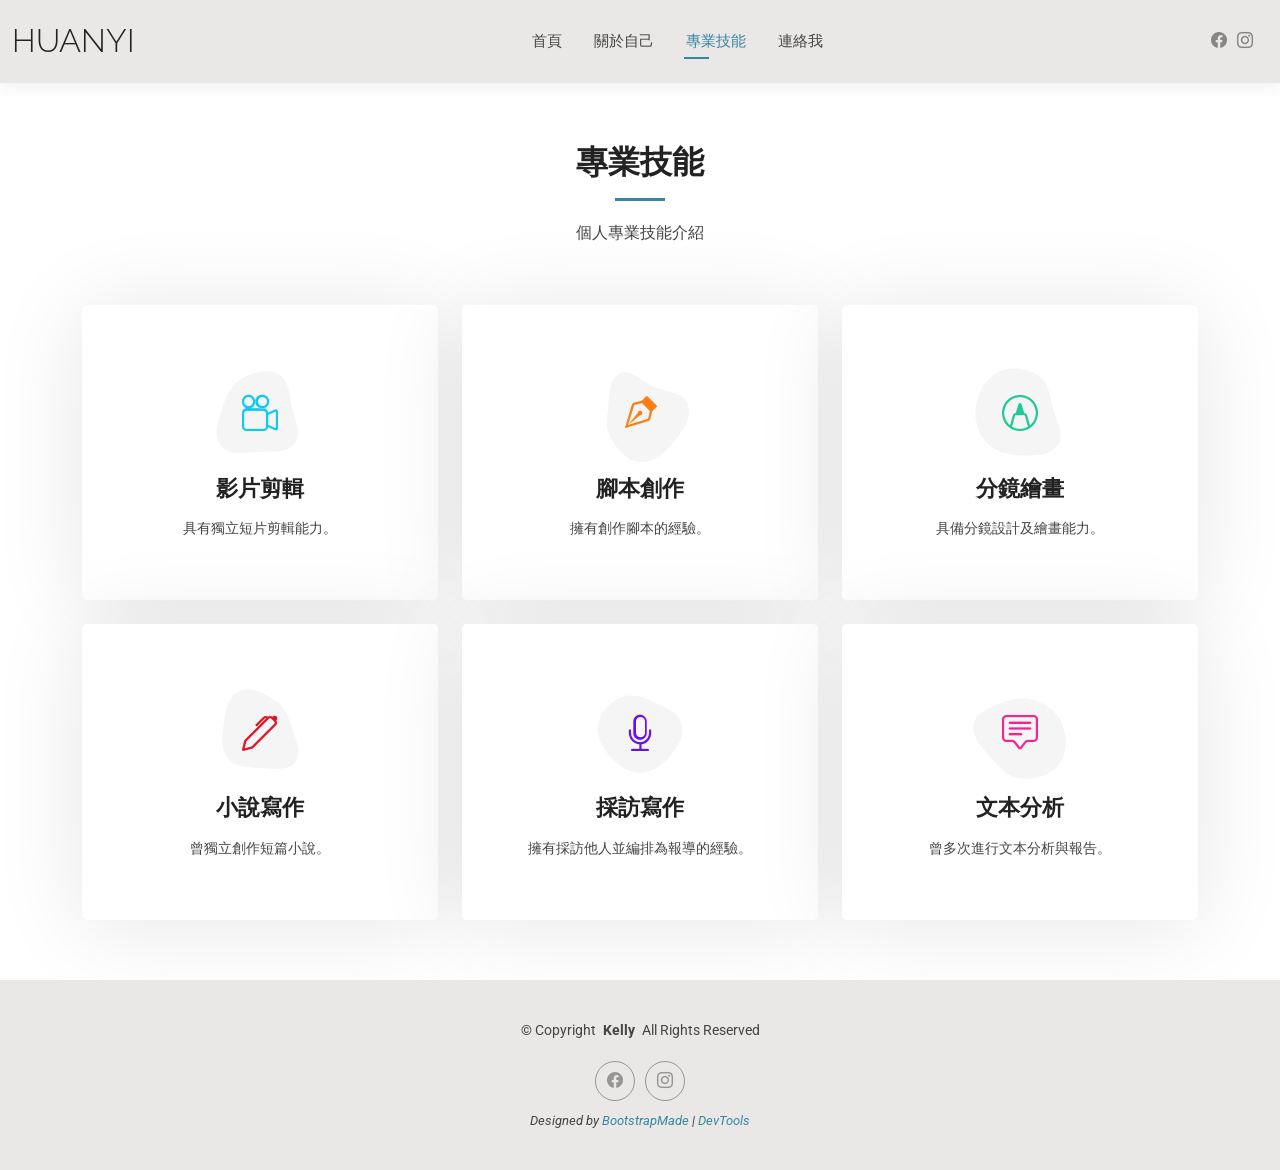
<file: services.html>
<!DOCTYPE html>
<html lang="zh-Hant">

<head>
  <meta charset="utf-8">
  <meta content="width=device-width, initial-scale=1.0" name="viewport">
  <title>HY的專業技能</title>
  <meta name="description" content="">
  <meta name="keywords" content="">

  <!-- Favicons -->
  <link href="assets/img/favicon.png" rel="icon">
  <link href="assets/img/apple-touch-icon.png" rel="apple-touch-icon">

  <!-- Fonts -->
  <link href="https://fonts.googleapis.com" rel="preconnect">
  <link href="https://fonts.gstatic.com" rel="preconnect" crossorigin>
  <link href="https://fonts.googleapis.com/css2?family=Roboto:ital,wght@0,100;0,300;0,400;0,500;0,700;0,900;1,100;1,300;1,400;1,500;1,700;1,900&family=Poppins:ital,wght@0,100;0,200;0,300;0,400;0,500;0,600;0,700;0,800;0,900;1,100;1,200;1,300;1,400;1,500;1,600;1,700;1,800;1,900&family=Raleway:ital,wght@0,100;0,200;0,300;0,400;0,500;0,600;0,700;0,800;0,900;1,100;1,200;1,300;1,400;1,500;1,600;1,700;1,800;1,900&display=swap" rel="stylesheet">

  <!-- Vendor CSS Files -->
  <link href="assets/vendor/bootstrap/css/bootstrap.min.css" rel="stylesheet">
  <link href="assets/vendor/bootstrap-icons/bootstrap-icons.css" rel="stylesheet">
  <link href="assets/vendor/aos/aos.css" rel="stylesheet">
  <link href="assets/vendor/swiper/swiper-bundle.min.css" rel="stylesheet">
  <link href="assets/vendor/glightbox/css/glightbox.min.css" rel="stylesheet">

  <!-- Main CSS File -->
  <link href="assets/css/main.css" rel="stylesheet">

  <!-- =======================================================
  * Template Name: Kelly
  * Template URL: https://bootstrapmade.com/kelly-free-bootstrap-cv-resume-html-template/
  * Updated: Aug 07 2024 with Bootstrap v5.3.3
  * Author: BootstrapMade.com
  * License: https://bootstrapmade.com/license/
  ======================================================== -->
</head>

<body class="services-page">

  <header id="header" class="header d-flex align-items-center light-background sticky-top">
    <div class="container-fluid position-relative d-flex align-items-center justify-content-between">

      <a href="index.html" class="logo d-flex align-items-center me-auto me-xl-0">
        <!-- Uncomment the line below if you also wish to use an image logo -->
        <!-- <img src="assets/img/logo.png" alt=""> -->
        <h1 class="sitename">HUANYI</h1>
      </a>

      <nav id="navmenu" class="navmenu">
         <ul>
          <li><a href="index.html">首頁</a></li>
          <li><a href="about.html">關於自己</a></li>
          <li><a href="services.html" class="active">專業技能</a></li>
          <li><a href="contact.html">連絡我</a></li>
          <!--<li class="dropdown"><a href="#"><span>Dropdown</span> <i class="bi bi-chevron-down toggle-dropdown"></i></a>
            <ul>
              <li><a href="#">Dropdown 1</a></li>
              <li class="dropdown"><a href="#"><span>Deep Dropdown</span> <i class="bi bi-chevron-down toggle-dropdown"></i></a>
                <ul>
                  <li><a href="#">Deep Dropdown 1</a></li>
                  <li><a href="#">Deep Dropdown 2</a></li>
                  <li><a href="#">Deep Dropdown 3</a></li>
                  <li><a href="#">Deep Dropdown 4</a></li>
                  <li><a href="#">Deep Dropdown 5</a></li>
                </ul>
              </li>
              <li><a href="#">Dropdown 2</a></li>
              <li><a href="#">Dropdown 3</a></li>
              <li><a href="#">Dropdown 4</a></li>
            </ul>-->
          </li>
        </ul>
        <i class="mobile-nav-toggle d-xl-none bi bi-list"></i>
      </nav>

      <div class="header-social-links">
        <a href="https://www.facebook.com/?locale=zh_TW" class="facebook" target="_blank"><i class="bi bi-facebook"></i></a>
        <a href="https://www.instagram.com/" class="instagram" target="_blank"><i class="bi bi-instagram"></i></a>
      </div>

    </div>
  </header>

  <main class="main">

    <!-- Services Section -->
    <section id="services" class="services section">

      <!-- Section Title -->
      <div class="container section-title" data-aos="fade-up">
        <h2>專業技能</h2>
        <p>個人專業技能介紹</p>
      </div><!-- End Section Title -->

      <div class="container">

        <div class="row gy-4">

          <div class="col-lg-4 col-md-6" data-aos="fade-up" data-aos-delay="100">
            <div class="service-item item-cyan position-relative">
              <div class="icon">
                <svg width="100" height="100" viewBox="0 0 600 600" xmlns="http://www.w3.org/2000/svg">
                  <path stroke="none" stroke-width="0" fill="#f5f5f5" d="M300,521.0016835830174C376.1290562159157,517.8887921683347,466.0731472004068,529.7835943286574,510.70327084640275,468.03025145048787C554.3714126377745,407.6079735673963,508.03601936045806,328.9844924480964,491.2728898941984,256.3432110539036C474.5976632858925,184.082847569629,479.9380746630129,96.60480741107993,416.23090153303,58.64404602377083C348.86323505073057,18.502131276798302,261.93793281208167,40.57373210992963,193.5410806939664,78.93577620505333C130.42746243093433,114.334589627462,98.30271207620316,179.96522072025542,76.75703585869454,249.04625023123273C51.97151888228291,328.5150500222984,13.704378332031375,421.85034740162234,66.52175969318436,486.19268352777647C119.04800174914682,550.1803526380478,217.28368757567262,524.383925680826,300,521.0016835830174"></path>
                </svg>
                <i class="bi bi-camera-reels"></i>
              </div>
              <a href="#" class="stretched-link">
                <h3>影片剪輯</h3>
              </a>
              <p>具有獨立短片剪輯能力。</p>
            </div>
          </div><!-- End Service Item -->

          <div class="col-lg-4 col-md-6" data-aos="fade-up" data-aos-delay="200">
            <div class="service-item item-orange position-relative">
              <div class="icon">
                <svg width="100" height="100" viewBox="0 0 600 600" xmlns="http://www.w3.org/2000/svg">
                  <path stroke="none" stroke-width="0" fill="#f5f5f5" d="M300,582.0697525312426C382.5290701553225,586.8405444964366,449.9789794690241,525.3245884688669,502.5850820975895,461.55621195738473C556.606425686781,396.0723002908107,615.8543463187945,314.28637112970534,586.6730223649479,234.56875336149918C558.9533121215079,158.8439757836574,454.9685369536778,164.00468322053177,381.49747125262974,130.76875717737553C312.15926192815925,99.40240125094834,248.97055460311594,18.661163978235184,179.8680185752513,50.54337015887873C110.5421016452524,82.52863877960104,119.82277516462835,180.83849132639028,109.12597500060166,256.43424936330496C100.08760227029461,320.3096726198365,92.17705696193138,384.0621239912766,124.79988738764834,439.7174275375508C164.83382741302287,508.01625554203684,220.96474134820875,577.5009287672846,300,582.0697525312426"></path>
                </svg>
               <i class="bi bi-vector-pen"></i>
              </div>
              <a href="#" class="stretched-link">
                <h3>腳本創作</h3>
              </a>
              <p>擁有創作腳本的經驗。</p>
            </div>
          </div><!-- End Service Item -->

          <div class="col-lg-4 col-md-6" data-aos="fade-up" data-aos-delay="300">
            <div class="service-item item-teal position-relative">
              <div class="icon">
                <svg width="100" height="100" viewBox="0 0 600 600" xmlns="http://www.w3.org/2000/svg">
                  <path stroke="none" stroke-width="0" fill="#f5f5f5" d="M300,541.5067337569781C382.14930387511276,545.0595476570109,479.8736841581634,548.3450877840088,526.4010558755058,480.5488172755941C571.5218469581645,414.80211281144784,517.5187510058486,332.0715597781072,496.52539010469104,255.14436215662573C477.37192572678356,184.95920475031193,473.57363656557914,105.61284051026155,413.0603344069578,65.22779650032875C343.27470386102294,18.654635553484475,251.2091493199835,5.337323636656869,175.0934190732945,40.62881213300186C97.87086631185822,76.43348514350839,51.98124368387456,156.15599469081315,36.44837278890362,239.84606092416172C21.716077023791087,319.22268207091537,43.775223500013084,401.1760424656574,96.891909868211,461.97329694683043C147.22146801428983,519.5804099606455,223.5754009179313,538.201503339737,300,541.5067337569781"></path>
                </svg>
             <i class="bi bi-marker-tip"></i>
              </div>
              <a href="#" class="stretched-link">
                <h3>分鏡繪畫</h3>
              </a>
              <p>具備分鏡設計及繪畫能力。</p>
            </div>
          </div><!-- End Service Item -->

          <div class="col-lg-4 col-md-6" data-aos="fade-up" data-aos-delay="400">
            <div class="service-item item-red position-relative">
              <div class="icon">
                <svg width="100" height="100" viewBox="0 0 600 600" xmlns="http://www.w3.org/2000/svg">
                  <path stroke="none" stroke-width="0" fill="#f5f5f5" d="M300,503.46388370962813C374.79870501325706,506.71871716319447,464.8034551963731,527.1746412648533,510.4981551193396,467.86667711651364C555.9287308511215,408.9015244558933,512.6030010748507,327.5744911775523,490.211057578863,256.5855673507754C471.097692560561,195.9906835881958,447.69079081568157,138.11976852964426,395.19560036434837,102.3242989838813C329.3053358748298,57.3949838291264,248.02791733380457,8.279543830951368,175.87071277845988,42.242879143198664C103.41431057327972,76.34704239035025,93.79494320519305,170.9812938413882,81.28167332365135,250.07896920659033C70.17666984294237,320.27484674793965,64.84698225790005,396.69656628748305,111.28512138212992,450.4950937839243C156.20124167950087,502.5303643271138,231.32542653798444,500.4755392045468,300,503.46388370962813"></path>
                </svg>
                <i class="bi bi-pen"></i>
              </div>
              <a href="#" class="stretched-link">
                <h3>小說寫作</h3>
              </a>
              <p>曾獨立創作短篇小說。</p>
              <a href="#" class="stretched-link"></a>
            </div>
          </div><!-- End Service Item -->

          <div class="col-lg-4 col-md-6" data-aos="fade-up" data-aos-delay="500">
            <div class="service-item item-indigo position-relative">
              <div class="icon">
                <svg width="100" height="100" viewBox="0 0 600 600" xmlns="http://www.w3.org/2000/svg">
                  <path stroke="none" stroke-width="0" fill="#f5f5f5" d="M300,532.3542879108572C369.38199826031484,532.3153073249985,429.10787420159085,491.63046689027357,474.5244479745417,439.17860296908856C522.8885846962883,383.3225815378663,569.1668002868075,314.3205725914397,550.7432151929288,242.7694973846089C532.6665558377875,172.5657663291529,456.2379748765914,142.6223662098291,390.3689995646985,112.34683881706744C326.66090330228417,83.06452184765237,258.84405631176094,53.51806209861945,193.32584062364296,78.48882559362697C121.61183558270385,105.82097193414197,62.805066853699245,167.19869350419734,48.57481801355237,242.6138429142374C34.843463184063346,315.3850353017275,76.69343916112496,383.4422959591041,125.22947124332185,439.3748458443577C170.7312796277747,491.8107796887764,230.57421082200815,532.3932930995766,300,532.3542879108572"></path>
                </svg>
              <i class="bi bi-mic"></i>
              </div>
              <a href="#" class="stretched-link">
                <h3>採訪寫作</h3>
              </a>
              <p>擁有採訪他人並編排為報導的經驗。</p>
              <a href="#" class="stretched-link"></a>
            </div>
          </div><!-- End Service Item -->

          <div class="col-lg-4 col-md-6" data-aos="fade-up" data-aos-delay="600">
            <div class="service-item item-pink position-relative">
              <div class="icon">
                <svg width="100" height="100" viewBox="0 0 600 600" xmlns="http://www.w3.org/2000/svg">
                  <path stroke="none" stroke-width="0" fill="#f5f5f5" d="M300,566.797414625762C385.7384707136149,576.1784315230908,478.7894351017131,552.8928747891023,531.9192734346935,484.94944893311C584.6109503024035,417.5663521118492,582.489472248146,322.67544863468447,553.9536738515405,242.03673114598146C529.1557734026468,171.96086150256528,465.24506316201064,127.66468636344209,395.9583748389544,100.7403814666027C334.2173773831606,76.7482773500951,269.4350130405921,84.62216499799875,207.1952322260088,107.2889140133804C132.92018162631612,134.33871894543012,41.79353780512637,160.00259165414826,22.644507872594943,236.69541883565114C3.319112789854554,314.0945973066697,72.72355303640163,379.243833228382,124.04198916343866,440.3218312028393C172.9286146004772,498.5055451809895,224.45579914871206,558.5317968840102,300,566.797414625762"></path>
                </svg>
                <i class="bi bi-chat-square-text"></i>
              </div>
              <a href="#" class="stretched-link">
                <h3>文本分析</h3>
              </a>
              <p>曾多次進行文本分析與報告。</p>
              <a href="#" class="stretched-link"></a>
            </div>
          </div><!-- End Service Item -->

        </div>

      </div>

    </section><!-- /Services Section -->

  </main>

 <footer id="footer" class="footer light-background">
    <div class="container">
      <div class="copyright text-center ">
        <p>© <span>Copyright</span> <strong class="px-1 sitename">Kelly</strong> <span>All Rights Reserved<br></span></p>
      </div>
      <div class="social-links d-flex justify-content-center">
        <a href=""><i class="https://www.facebook.com/?locale=zh_TW" target="_blank"><i class="bi bi-facebook"></i></a>
        <a href=""><i class="https://www.instagram.com/" class="instagram" target="_blank"><i class="bi bi-instagram"></i></a>
      </div>
      <div class="credits">
        <!-- All the links in the footer should remain intact. -->
        <!-- You can delete the links only if you've purchased the pro version. -->
        <!-- Licensing information: https://bootstrapmade.com/license/ -->
        <!-- Purchase the pro version with working PHP/AJAX contact form: [buy-url] -->
        Designed by <a href="https://bootstrapmade.com/">BootstrapMade</a> | <a href="https://bootstrapmade.com/tools/">DevTools</a>
      </div>
    </div>
  </footer>

  <!-- Scroll Top -->
  <a href="#" id="scroll-top" class="scroll-top d-flex align-items-center justify-content-center"><i class="bi bi-arrow-up-short"></i></a>

  <!-- Preloader -->
  <div id="preloader"></div>

  <!-- Vendor JS Files -->
  <script src="assets/vendor/bootstrap/js/bootstrap.bundle.min.js"></script>
  <script src="assets/vendor/php-email-form/validate.js"></script>
  <script src="assets/vendor/aos/aos.js"></script>
  <script src="assets/vendor/waypoints/noframework.waypoints.js"></script>
  <script src="assets/vendor/purecounter/purecounter_vanilla.js"></script>
  <script src="assets/vendor/swiper/swiper-bundle.min.js"></script>
  <script src="assets/vendor/glightbox/js/glightbox.min.js"></script>
  <script src="assets/vendor/imagesloaded/imagesloaded.pkgd.min.js"></script>
  <script src="assets/vendor/isotope-layout/isotope.pkgd.min.js"></script>

  <!-- Main JS File -->
  <script src="assets/js/main.js"></script>

</body>

</html>
</file>
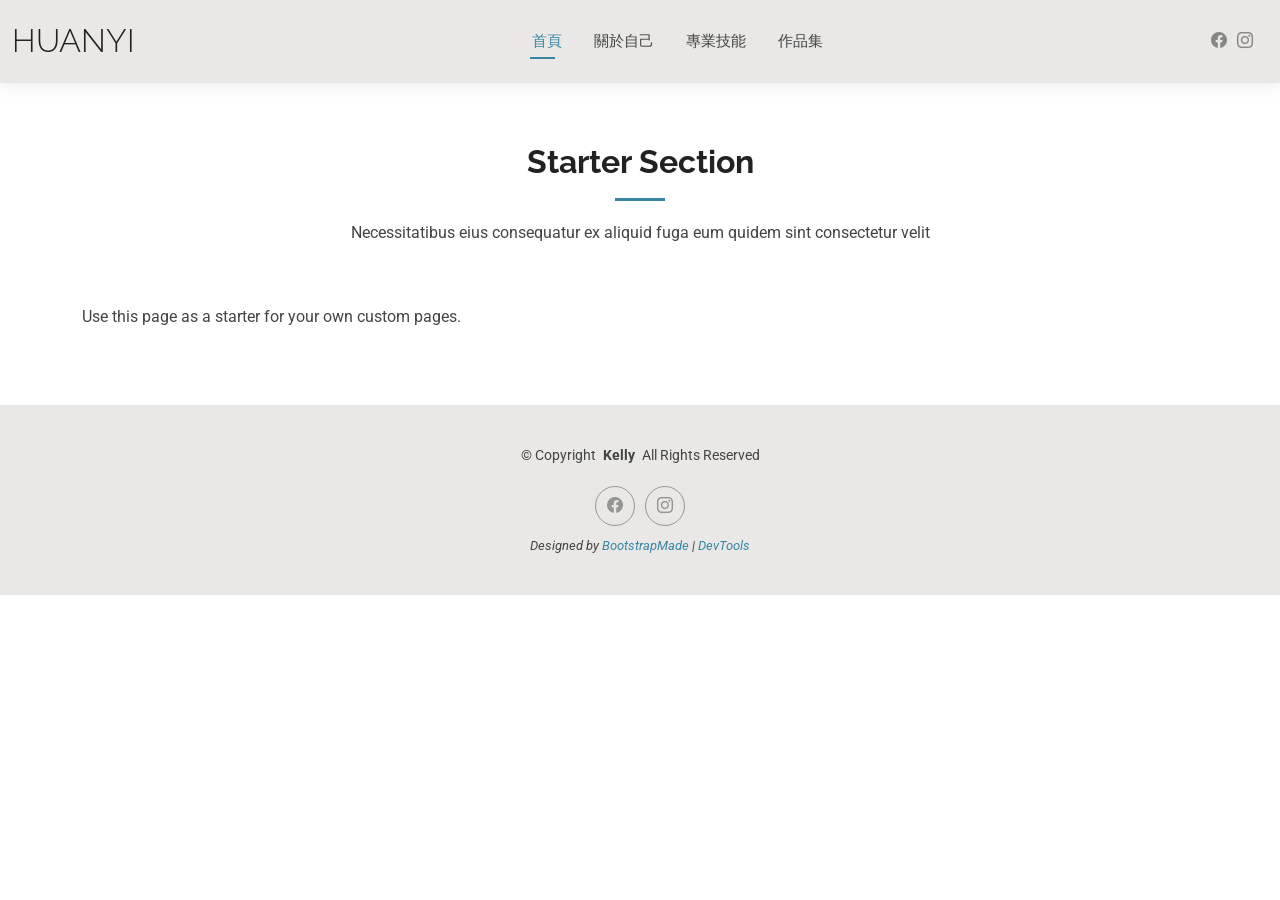
<file: starter-page.html>
<!DOCTYPE html>
<html lang="zh-Hant">

<head>
  <meta charset="utf-8">
  <meta content="width=device-width, initial-scale=1.0" name="viewport">
  <title>Starter Page - Kelly Bootstrap Template</title>
  <meta name="description" content="">
  <meta name="keywords" content="">

  <!-- Favicons -->
  <link href="assets/img/favicon.png" rel="icon">
  <link href="assets/img/apple-touch-icon.png" rel="apple-touch-icon">

  <!-- Fonts -->
  <link href="https://fonts.googleapis.com" rel="preconnect">
  <link href="https://fonts.gstatic.com" rel="preconnect" crossorigin>
  <link href="https://fonts.googleapis.com/css2?family=Roboto:ital,wght@0,100;0,300;0,400;0,500;0,700;0,900;1,100;1,300;1,400;1,500;1,700;1,900&family=Poppins:ital,wght@0,100;0,200;0,300;0,400;0,500;0,600;0,700;0,800;0,900;1,100;1,200;1,300;1,400;1,500;1,600;1,700;1,800;1,900&family=Raleway:ital,wght@0,100;0,200;0,300;0,400;0,500;0,600;0,700;0,800;0,900;1,100;1,200;1,300;1,400;1,500;1,600;1,700;1,800;1,900&display=swap" rel="stylesheet">

  <!-- Vendor CSS Files -->
  <link href="assets/vendor/bootstrap/css/bootstrap.min.css" rel="stylesheet">
  <link href="assets/vendor/bootstrap-icons/bootstrap-icons.css" rel="stylesheet">
  <link href="assets/vendor/aos/aos.css" rel="stylesheet">
  <link href="assets/vendor/swiper/swiper-bundle.min.css" rel="stylesheet">
  <link href="assets/vendor/glightbox/css/glightbox.min.css" rel="stylesheet">

  <!-- Main CSS File -->
  <link href="assets/css/main.css" rel="stylesheet">

  <!-- =======================================================
  * Template Name: Kelly
  * Template URL: https://bootstrapmade.com/kelly-free-bootstrap-cv-resume-html-template/
  * Updated: Aug 07 2024 with Bootstrap v5.3.3
  * Author: BootstrapMade.com
  * License: https://bootstrapmade.com/license/
  ======================================================== -->
</head>

<body class="starter-page-page">

  <header id="header" class="header d-flex align-items-center light-background sticky-top">
    <div class="container-fluid position-relative d-flex align-items-center justify-content-between">

      <a href="index.html" class="logo d-flex align-items-center me-auto me-xl-0">
        <!-- Uncomment the line below if you also wish to use an image logo -->
        <!-- <img src="assets/img/logo.png" alt=""> -->
        <h1 class="sitename">HUANYI</h1>
      </a>

      <nav id="navmenu" class="navmenu">
        <ul>
          <li><a href="index.html" class="active">首頁</a></li>
          <li><a href="about.html">關於自己</a></li>
          <li><a href="services.html">專業技能</a></li>
          <li><a href="portfolio.html">作品集</a></li>
          <!--<li class="dropdown"><a href="#"><span>Dropdown</span> <i class="bi bi-chevron-down toggle-dropdown"></i></a>
            <ul>
              <li><a href="#">Dropdown 1</a></li>
              <li class="dropdown"><a href="#"><span>Deep Dropdown</span> <i class="bi bi-chevron-down toggle-dropdown"></i></a>
                <ul>
                  <li><a href="#">Deep Dropdown 1</a></li>
                  <li><a href="#">Deep Dropdown 2</a></li>
                  <li><a href="#">Deep Dropdown 3</a></li>
                  <li><a href="#">Deep Dropdown 4</a></li>
                  <li><a href="#">Deep Dropdown 5</a></li>
                </ul>
              </li>
              <li><a href="#">Dropdown 2</a></li>
              <li><a href="#">Dropdown 3</a></li>
              <li><a href="#">Dropdown 4</a></li>
            </ul>-->
          </li>
        </ul>
        <i class="mobile-nav-toggle d-xl-none bi bi-list"></i>
      </nav>

      <div class="header-social-links">
        <a href="https://www.facebook.com/?locale=zh_TW" class="facebook" target="_blank"><i class="bi bi-facebook"></i></a>
        <a href="https://www.instagram.com/" class="instagram" target="_blank"><i class="bi bi-instagram"></i></a>
      </div>

    </div>
  </header>

  <main class="main">

    <!-- Starter Section Section -->
    <section id="starter-section" class="starter-section section">

      <!-- Section Title -->
      <div class="container section-title" data-aos="fade-up">
        <h2>Starter Section</h2>
        <p>Necessitatibus eius consequatur ex aliquid fuga eum quidem sint consectetur velit</p>
      </div><!-- End Section Title -->

      <div class="container" data-aos="fade-up">
        <p>Use this page as a starter for your own custom pages.</p>
      </div>

    </section><!-- /Starter Section Section -->

  </main>

 <footer id="footer" class="footer light-background">
    <div class="container">
      <div class="copyright text-center ">
        <p>© <span>Copyright</span> <strong class="px-1 sitename">Kelly</strong> <span>All Rights Reserved<br></span></p>
      </div>
      <div class="social-links d-flex justify-content-center">
        <a href=""><i class="https://www.facebook.com/?locale=zh_TW" target="_blank"><i class="bi bi-facebook"></i></a>
        <a href=""><i class="https://www.instagram.com/" class="instagram" target="_blank"><i class="bi bi-instagram"></i></a>
      </div>
      <div class="credits">
        <!-- All the links in the footer should remain intact. -->
        <!-- You can delete the links only if you've purchased the pro version. -->
        <!-- Licensing information: https://bootstrapmade.com/license/ -->
        <!-- Purchase the pro version with working PHP/AJAX contact form: [buy-url] -->
        Designed by <a href="https://bootstrapmade.com/">BootstrapMade</a> | <a href="https://bootstrapmade.com/tools/">DevTools</a>
      </div>
    </div>
  </footer>

  <!-- Scroll Top -->
  <a href="#" id="scroll-top" class="scroll-top d-flex align-items-center justify-content-center"><i class="bi bi-arrow-up-short"></i></a>

  <!-- Preloader -->
  <div id="preloader"></div>

  <!-- Vendor JS Files -->
  <script src="assets/vendor/bootstrap/js/bootstrap.bundle.min.js"></script>
  <script src="assets/vendor/php-email-form/validate.js"></script>
  <script src="assets/vendor/aos/aos.js"></script>
  <script src="assets/vendor/waypoints/noframework.waypoints.js"></script>
  <script src="assets/vendor/purecounter/purecounter_vanilla.js"></script>
  <script src="assets/vendor/swiper/swiper-bundle.min.js"></script>
  <script src="assets/vendor/glightbox/js/glightbox.min.js"></script>
  <script src="assets/vendor/imagesloaded/imagesloaded.pkgd.min.js"></script>
  <script src="assets/vendor/isotope-layout/isotope.pkgd.min.js"></script>

  <!-- Main JS File -->
  <script src="assets/js/main.js"></script>

</body>

</html>
</file>
<file: assets/css/main.css>
/**
* Template Name: Kelly
* Template URL: https://bootstrapmade.com/kelly-free-bootstrap-cv-resume-html-template/
* Updated: Aug 07 2024 with Bootstrap v5.3.3
* Author: BootstrapMade.com
* License: https://bootstrapmade.com/license/
*/

/*--------------------------------------------------------------
# Font & Color Variables
# Help: https://bootstrapmade.com/color-system/
--------------------------------------------------------------*/
/* Fonts */
:root {
  --default-font: "Roboto",  system-ui, -apple-system, "Segoe UI", Roboto, "Helvetica Neue", Arial, "Noto Sans", "Liberation Sans", sans-serif, "Apple Color Emoji", "Segoe UI Emoji", "Segoe UI Symbol", "Noto Color Emoji";
  --heading-font: "Raleway",  sans-serif;
  --nav-font: "Poppins",  sans-serif;
}

/* Global Colors - The following color variables are used throughout the website. Updating them here will change the color scheme of the entire website */
:root { 
  --background-color: #ffffff; /* Background color for the entire website, including individual sections */
  --default-color: #444444; /* Default color used for the majority of the text content across the entire website */
  --heading-color: #222222; /* Color for headings, subheadings and title throughout the website */
  --accent-color: #3786a5; /* Accent color that represents your brand on the website. It's used for buttons, links, and other elements that need to stand out */
  --surface-color: #ffffff; /* The surface color is used as a background of boxed elements within sections, such as cards, icon boxes, or other elements that require a visual separation from the global background. */
  --contrast-color: #ffffff; /* Contrast color for text, ensuring readability against backgrounds of accent, heading, or default colors. */
}

/* Nav Menu Colors - The following color variables are used specifically for the navigation menu. They are separate from the global colors to allow for more customization options */
:root {
  --nav-color: #444444;  /* The default color of the main navmenu links */
  --nav-hover-color: #3786a5; /* Applied to main navmenu links when they are hovered over or active */
  --nav-mobile-background-color: #ffffff; /* Used as the background color for mobile navigation menu */
  --nav-dropdown-background-color: #ffffff; /* Used as the background color for dropdown items that appear when hovering over primary navigation items */
  --nav-dropdown-color: #444444; /* Used for navigation links of the dropdown items in the navigation menu. */
  --nav-dropdown-hover-color: #3786a5; /* Similar to --nav-hover-color, this color is applied to dropdown navigation links when they are hovered over. */
}

/* Color Presets - These classes override global colors when applied to any section or element, providing reuse of the sam color scheme. */

.light-background {
  --background-color: #e9e8e6;
  --surface-color: #ffffff;
}

.dark-background {
  --background-color: #060606;
  --default-color: #ffffff;
  --heading-color: #ffffff;
  --surface-color: #252525;
  --contrast-color: #ffffff;
}

/* Smooth scroll */
:root {
  scroll-behavior: smooth;
}

/*--------------------------------------------------------------
# General Styling & Shared Classes
--------------------------------------------------------------*/
body {
  color: var(--default-color);
  background-color: var(--background-color);
  font-family: var(--default-font);
}

a {
  color: var(--accent-color);
  text-decoration: none;
  transition: 0.3s;
}

a:hover {
  color: color-mix(in srgb, var(--accent-color), transparent 25%);
  text-decoration: none;
}

h1,
h2,
h3,
h4,
h5,
h6 {
  color: var(--heading-color);
  font-family: var(--heading-font);
}

/* PHP Email Form Messages
------------------------------*/
.php-email-form .error-message {display: none !important;
  visibility: hidden !important; /* 隱藏元素 */
  opacity: 0 !important;          /* 變成完全透明 */
  height: 0 !important;           /* 高度歸零 */
  padding: 0 !important;          /* 內邊距歸零（消滅紅色大區塊） */
  margin: 0 !important;           /* 外邊距歸零 */
  border: none !important;        /* 拔掉任何邊框 */
  font-size: 0 !important;        /* 字體縮小到不見 */
}

.php-email-form .sent-message {
  display: none;
  color: #ffffff;
  background: #059652;
  text-align: center;
  padding: 15px;
  margin-bottom: 24px;
  font-weight: 600;
}

.php-email-form .loading {
  display: none;
  background: var(--surface-color);
  text-align: center;
  padding: 15px;
  margin-bottom: 24px;
}

.php-email-form .loading:before {
  content: "";
  display: inline-block;
  border-radius: 50%;
  width: 24px;
  height: 24px;
  margin: 0 10px -6px 0;
  border: 3px solid var(--accent-color);
  border-top-color: var(--surface-color);
  animation: php-email-form-loading 1s linear infinite;
}

@keyframes php-email-form-loading {
  0% {
    transform: rotate(0deg);
  }

  100% {
    transform: rotate(360deg);
  }
}

/*--------------------------------------------------------------
# Global Header
--------------------------------------------------------------*/
.header {
  color: var(--default-color);
  background-color: var(--background-color);
  padding: 15px 0;
  transition: all 0.5s;
  z-index: 997;
  box-shadow: 0px 0 18px rgba(0, 0, 0, 0.1);
}

.header .logo {
  line-height: 1;
}

.header .logo img {
  max-height: 36px;
  margin-right: 8px;
}

.header .logo h1 {
  font-size: 32px;
  margin: 0;
  font-weight: 300;
  text-transform: uppercase;
  color: var(--heading-color);
}

.header .header-social-links {
  padding-right: 15px;
}

.header .header-social-links a {
  color: color-mix(in srgb, var(--default-color), transparent 40%);
  padding-left: 6px;
  display: inline-block;
  transition: 0.3s;
  font-size: 16px;
}

.header .header-social-links a:hover {
  color: var(--accent-color);
}

.header .header-social-links a i {
  line-height: 0px;
}

@media (max-width: 1200px) {
  .header .logo {
    order: 1;
  }

  .header .header-social-links {
    order: 2;
  }

  .header .navmenu {
    order: 3;
  }
}

/*--------------------------------------------------------------
# Navigation Menu
--------------------------------------------------------------*/
/* Desktop Navigation */
@media (min-width: 1200px) {
  .navmenu {
    padding: 0;
  }

  .navmenu ul {
    margin: 0;
    padding: 0;
    display: flex;
    list-style: none;
    align-items: center;
  }

  .navmenu li {
    position: relative;
  }

  .navmenu>ul>li {
    white-space: nowrap;
    padding: 15px 14px;
  }

  .navmenu>ul>li:last-child {
    padding-right: 0;
  }

  .navmenu a,
  .navmenu a:focus {
    color: var(--nav-color);
    font-size: 15px;
    padding: 0 2px;
    font-family: var(--nav-font);
    font-weight: 400;
    display: flex;
    align-items: center;
    justify-content: space-between;
    white-space: nowrap;
    transition: 0.3s;
    position: relative;
  }

  .navmenu a i,
  .navmenu a:focus i {
    font-size: 12px;
    line-height: 0;
    margin-left: 5px;
    transition: 0.3s;
  }

  .navmenu>ul>li>a:before {
    content: "";
    position: absolute;
    height: 2px;
    bottom: -6px;
    left: 0;
    background-color: var(--nav-hover-color);
    visibility: hidden;
    width: 0px;
    transition: all 0.3s ease-in-out 0s;
  }

  .navmenu a:hover:before,
  .navmenu li:hover>a:before,
  .navmenu .active:before {
    visibility: visible;
    width: 25px;
  }

  .navmenu li:hover>a,
  .navmenu .active,
  .navmenu .active:focus {
    color: var(--nav-hover-color);
  }

  .navmenu .dropdown ul {
    margin: 0;
    padding: 10px 0;
    background: var(--nav-dropdown-background-color);
    display: block;
    position: absolute;
    visibility: hidden;
    left: 14px;
    top: 130%;
    opacity: 0;
    transition: 0.3s;
    border-radius: 4px;
    z-index: 99;
    box-shadow: 0px 0px 30px rgba(0, 0, 0, 0.1);
  }

  .navmenu .dropdown ul li {
    min-width: 200px;
  }

  .navmenu .dropdown ul a {
    padding: 10px 20px;
    font-size: 15px;
    text-transform: none;
    color: var(--nav-dropdown-color);
  }

  .navmenu .dropdown ul a i {
    font-size: 12px;
  }

  .navmenu .dropdown ul a:hover,
  .navmenu .dropdown ul .active:hover,
  .navmenu .dropdown ul li:hover>a {
    color: var(--nav-dropdown-hover-color);
  }

  .navmenu .dropdown:hover>ul {
    opacity: 1;
    top: 100%;
    visibility: visible;
  }

  .navmenu .dropdown .dropdown ul {
    top: 0;
    left: -90%;
    visibility: hidden;
  }

  .navmenu .dropdown .dropdown:hover>ul {
    opacity: 1;
    top: 0;
    left: -100%;
    visibility: visible;
  }
}

/* Mobile Navigation */
@media (max-width: 1199px) {
  .mobile-nav-toggle {
    color: var(--nav-color);
    font-size: 28px;
    line-height: 0;
    margin-right: 10px;
    cursor: pointer;
    transition: color 0.3s;
  }

  .navmenu {
    padding: 0;
    z-index: 9997;
  }

  .navmenu ul {
    display: none;
    list-style: none;
    position: absolute;
    inset: 60px 20px 20px 20px;
    padding: 10px 0;
    margin: 0;
    border-radius: 6px;
    background-color: var(--nav-mobile-background-color);
    border: 1px solid color-mix(in srgb, var(--default-color), transparent 90%);
    box-shadow: none;
    overflow-y: auto;
    transition: 0.3s;
    z-index: 9998;
  }

  .navmenu a,
  .navmenu a:focus {
    color: var(--nav-dropdown-color);
    padding: 10px 20px;
    font-family: var(--nav-font);
    font-size: 17px;
    font-weight: 500;
    display: flex;
    align-items: center;
    justify-content: space-between;
    white-space: nowrap;
    transition: 0.3s;
  }

  .navmenu a i,
  .navmenu a:focus i {
    font-size: 12px;
    line-height: 0;
    margin-left: 5px;
    width: 30px;
    height: 30px;
    display: flex;
    align-items: center;
    justify-content: center;
    border-radius: 50%;
    transition: 0.3s;
    background-color: color-mix(in srgb, var(--accent-color), transparent 90%);
  }

  .navmenu a i:hover,
  .navmenu a:focus i:hover {
    background-color: var(--accent-color);
    color: var(--contrast-color);
  }

  .navmenu a:hover,
  .navmenu .active,
  .navmenu .active:focus {
    color: var(--nav-dropdown-hover-color);
  }

  .navmenu .active i,
  .navmenu .active:focus i {
    background-color: var(--accent-color);
    color: var(--contrast-color);
    transform: rotate(180deg);
  }

  .navmenu .dropdown ul {
    position: static;
    display: none;
    z-index: 99;
    padding: 10px 0;
    margin: 10px 20px;
    background-color: var(--nav-dropdown-background-color);
    transition: all 0.5s ease-in-out;
  }

  .navmenu .dropdown ul ul {
    background-color: rgba(33, 37, 41, 0.1);
  }

  .navmenu .dropdown>.dropdown-active {
    display: block;
    background-color: rgba(33, 37, 41, 0.03);
  }

  .mobile-nav-active {
    overflow: hidden;
  }

  .mobile-nav-active .mobile-nav-toggle {
    color: #fff;
    position: absolute;
    font-size: 32px;
    top: 15px;
    right: 15px;
    margin-right: 0;
    z-index: 9999;
  }

  .mobile-nav-active .navmenu {
    position: fixed;
    overflow: hidden;
    inset: 0;
    background: rgba(33, 37, 41, 0.8);
    transition: 0.3s;
  }

  .mobile-nav-active .navmenu>ul {
    display: block;
  }
}

/*--------------------------------------------------------------
# Global Footer
--------------------------------------------------------------*/
.footer {
  color: var(--default-color);
  background-color: var(--background-color);
  font-size: 14px;
  padding: 40px 0;
  position: relative;
}

.footer .copyright p {
  margin-bottom: 0;
}

.footer .social-links {
  margin-top: 20px;
}

.footer .social-links a {
  display: flex;
  align-items: center;
  justify-content: center;
  width: 40px;
  height: 40px;
  border-radius: 50%;
  border: 1px solid color-mix(in srgb, var(--default-color), transparent 50%);
  font-size: 16px;
  color: color-mix(in srgb, var(--default-color), transparent 50%);
  margin: 0 5px;
  transition: 0.3s;
}

.footer .social-links a:hover {
  color: var(--accent-color);
  border-color: var(--accent-color);
}

.footer .credits {
  margin-top: 10px;
  font-size: 13px;
  text-align: center;
}

/*--------------------------------------------------------------
# Preloader
--------------------------------------------------------------*/
#preloader {
  position: fixed;
  inset: 0;
  z-index: 9999;
  overflow: hidden;
  background-color: var(--background-color);
  transition: all 0.6s ease-out;
  width: 100%;
  height: 100vh;
}

#preloader:before,
#preloader:after {
  content: "";
  position: absolute;
  border: 4px solid var(--accent-color);
  border-radius: 50%;
  animation: animate-preloader 2s cubic-bezier(0, 0.2, 0.8, 1) infinite;
}

#preloader:after {
  animation-delay: -0.5s;
}

@keyframes animate-preloader {
  0% {
    width: 10px;
    height: 10px;
    top: calc(50% - 5px);
    left: calc(50% - 5px);
    opacity: 1;
  }

  100% {
    width: 72px;
    height: 72px;
    top: calc(50% - 36px);
    left: calc(50% - 36px);
    opacity: 0;
  }
}

/*--------------------------------------------------------------
# Scroll Top Button
--------------------------------------------------------------*/
.scroll-top {
  position: fixed;
  visibility: hidden;
  opacity: 0;
  right: 15px;
  bottom: -15px;
  z-index: 99999;
  background-color: var(--accent-color);
  width: 44px;
  height: 44px;
  border-radius: 50px;
  transition: all 0.4s;
}

.scroll-top i {
  font-size: 24px;
  color: var(--contrast-color);
  line-height: 0;
}

.scroll-top:hover {
  background-color: color-mix(in srgb, var(--accent-color), transparent 20%);
  color: var(--contrast-color);
}

.scroll-top.active {
  visibility: visible;
  opacity: 1;
  bottom: 15px;
}

/*--------------------------------------------------------------
# Disable aos animation delay on mobile devices
--------------------------------------------------------------*/
@media screen and (max-width: 768px) {
  [data-aos-delay] {
    transition-delay: 0 !important;
  }
}

/*--------------------------------------------------------------
# Global Page Titles & Breadcrumbs
--------------------------------------------------------------*/
.page-title {
  color: var(--default-color);
  background-color: var(--background-color);
  padding: 25px 0;
  position: relative;
  border-bottom: 1px solid color-mix(in srgb, var(--default-color), transparent 85%);
}

.page-title h1 {
  font-size: 24px;
  font-weight: 400;
}

.page-title .breadcrumbs ol {
  display: flex;
  flex-wrap: wrap;
  list-style: none;
  padding: 0;
  margin: 0;
  font-size: 14px;
  font-weight: 400;
}

.page-title .breadcrumbs ol li+li {
  padding-left: 10px;
}

.page-title .breadcrumbs ol li+li::before {
  content: "/";
  display: inline-block;
  padding-right: 10px;
  color: color-mix(in srgb, var(--default-color), transparent 70%);
}

/*--------------------------------------------------------------
# Global Sections
--------------------------------------------------------------*/
section,
.section {
  color: var(--default-color);
  background-color: var(--background-color);
  padding: 60px 0;
  scroll-margin-top: 100px;
  overflow: clip;
}

@media (max-width: 1199px) {

  section,
  .section {
    scroll-margin-top: 66px;
  }
}

/*--------------------------------------------------------------
# Global Section Titles
--------------------------------------------------------------*/
.section-title {
  text-align: center;
  padding-bottom: 60px;
  position: relative;
}

.section-title h2 {
  font-size: 32px;
  font-weight: 700;
  margin-bottom: 20px;
  padding-bottom: 20px;
  position: relative;
}

.section-title h2:after {
  content: "";
  position: absolute;
  display: block;
  width: 50px;
  height: 3px;
  background: var(--accent-color);
  left: 0;
  right: 0;
  bottom: 0;
  margin: auto;
}

.section-title p {
  margin-bottom: 0;
}

/*--------------------------------------------------------------
# Hero Section
--------------------------------------------------------------*/
.hero {
  width: 100%;
  min-height: calc(100vh - 82px);
  position: relative;
  padding: 80px 0;
  display: flex;
  align-items: center;
  justify-content: center;
}

@media (max-width: 1200px) {
  .hero {
    min-height: calc(100vh - 68px);
  }
}

.hero img {
  position: absolute;
  inset: 0;
  display: block;
  width: 100%;
  height: 100%;
  object-fit: cover;
  z-index: 1;
}

.hero .container {
  position: relative;
  z-index: 3;
}

.hero h2 {
  margin: 0;
  font-size: 48px;
  font-weight: 700;
}

.hero p {
  margin: 10px 0 0 0;
  font-size: 24px;
  color: var(--heading-color);
}

.hero .btn-get-started {
  color: var(--contrast-color);
  background: var(--accent-color);
  font-family: var(--heading-font);
  text-transform: uppercase;
  font-weight: 600;
  font-size: 12px;
  letter-spacing: 1px;
  display: inline-block;
  padding: 12px 40px;
  border-radius: 50px;
  transition: 0.5s;
  margin-top: 30px;
}

.hero .btn-get-started:hover {
  background: color-mix(in srgb, var(--accent-color) 90%, white 20%);
}

@media (max-width: 768px) {
  .hero h2 {
    font-size: 32px;
  }

  .hero p {
    font-size: 18px;
  }
}

/*--------------------------------------------------------------
# About Section
--------------------------------------------------------------*/
.about .content h2 {
  font-weight: 700;
  font-size: 24px;
}

.about .content ul {
  list-style: none;
  padding: 0;
}

.about .content ul li {
  margin-bottom: 20px;
  display: flex;
  align-items: center;
}

.about .content ul strong {
  margin-right: 10px;
}

.about .content ul i {
  font-size: 16px;
  margin-right: 5px;
  color: var(--accent-color);
  line-height: 0;
}

/*--------------------------------------------------------------
# Skills Section
--------------------------------------------------------------*/
.skills .progress {
  height: 60px;
  display: block;
  background: none;
  border-radius: 0;
}

.skills .progress .skill {
  color: var(--heading-color);
  padding: 0;
  margin: 0 0 6px 0;
  text-transform: uppercase;
  display: block;
  font-weight: 600;
  font-family: var(--heading-font);
}

.skills .progress .skill .val {
  float: right;
  font-style: normal;
}

.skills .progress-bar-wrap {
  background: color-mix(in srgb, var(--default-color), transparent 90%);
  height: 10px;
}

.skills .progress-bar {
  width: 1px;
  height: 10px;
  transition: 0.9s;
  background-color: var(--accent-color);
}

/*--------------------------------------------------------------
# Stats Section
--------------------------------------------------------------*/
.stats .stats-item {
  padding: 30px;
  width: 100%;
}

.stats .stats-item span {
  color: var(--heading-color);
  font-size: 48px;
  display: block;
  font-weight: 700;
  margin-bottom: 20px;
  padding-bottom: 20px;
  position: relative;
}

.stats .stats-item span:after {
  content: "";
  position: absolute;
  display: block;
  width: 25px;
  height: 3px;
  background: var(--accent-color);
  left: 0;
  right: 0;
  bottom: 0;
  margin: auto;
}

.stats .stats-item p {
  color: color-mix(in srgb, var(--default-color), transparent 40%);
  padding: 0;
  margin: 0;
  font-family: var(--heading-font);
  font-weight: 500;
}

/*--------------------------------------------------------------
# Testimonials Section
--------------------------------------------------------------*/
.testimonials .section-header {
  margin-bottom: 40px;
}

.testimonials .testimonials-carousel,
.testimonials .testimonials-slider {
  overflow: hidden;
}

.testimonials .testimonial-item {
  text-align: center;
}

.testimonials .testimonial-item .testimonial-img {
  width: 120px;
  border-radius: 50%;
  border: 4px solid var(--background-color);
  margin: 0 auto;
}

.testimonials .testimonial-item h3 {
  font-size: 20px;
  font-weight: bold;
  margin: 10px 0 5px 0;
}

.testimonials .testimonial-item h4 {
  font-size: 14px;
  color: color-mix(in srgb, var(--default-color), transparent 40%);
  margin: 0 0 15px 0;
}

.testimonials .testimonial-item .stars {
  margin-bottom: 15px;
}

.testimonials .testimonial-item .stars i {
  color: #ffc107;
  margin: 0 1px;
}

.testimonials .testimonial-item .quote-icon-left,
.testimonials .testimonial-item .quote-icon-right {
  color: color-mix(in srgb, var(--accent-color), transparent 50%);
  font-size: 26px;
  line-height: 0;
}

.testimonials .testimonial-item .quote-icon-left {
  display: inline-block;
  left: -5px;
  position: relative;
}

.testimonials .testimonial-item .quote-icon-right {
  display: inline-block;
  right: -5px;
  position: relative;
  top: 10px;
  transform: scale(-1, -1);
}

.testimonials .testimonial-item p {
  font-style: italic;
  margin: 0 auto 15px auto;
}

.testimonials .swiper-wrapper {
  height: auto;
}

.testimonials .swiper-pagination {
  margin-top: 20px;
  position: relative;
}

.testimonials .swiper-pagination .swiper-pagination-bullet {
  width: 12px;
  height: 12px;
  opacity: 1;
  background-color: color-mix(in srgb, var(--default-color), transparent 85%);
}

.testimonials .swiper-pagination .swiper-pagination-bullet-active {
  background-color: var(--accent-color);
}

@media (min-width: 992px) {
  .testimonials .testimonial-item p {
    width: 80%;
  }
}

/*--------------------------------------------------------------
# Resume Section
--------------------------------------------------------------*/
.resume .resume-title {
  color: var(--heading-color);
  font-size: 26px;
  font-weight: 700;
  margin-top: 20px;
  margin-bottom: 20px;
}

.resume .resume-item {
  padding: 0 0 20px 20px;
  margin-top: -2px;
  border-left: 2px solid var(--accent-color);
  position: relative;
}

.resume .resume-item h4 {
  line-height: 18px;
  font-size: 18px;
  font-weight: 600;
  text-transform: uppercase;
  color: color-mix(in srgb, var(--default-color), transparent 20%);
  margin-bottom: 10px;
}

.resume .resume-item h5 {
  font-size: 16px;
  padding: 5px 15px;
  display: inline-block;
  font-weight: 600;
  margin-bottom: 10px;
}

.resume .resume-item ul {
  padding-left: 20px;
}

.resume .resume-item ul li {
  padding-bottom: 10px;
}

.resume .resume-item:last-child {
  padding-bottom: 0;
}

.resume .resume-item::before {
  content: "";
  position: absolute;
  width: 16px;
  height: 16px;
  border-radius: 50px;
  left: -9px;
  top: 0;
  background: var(--background-color);
  border: 2px solid var(--accent-color);
}

/*--------------------------------------------------------------
# Services Section
--------------------------------------------------------------*/
.services .service-item {
  background-color: var(--surface-color);
  box-shadow: 0px 5px 90px 0px rgba(0, 0, 0, 0.1);
  height: 100%;
  padding: 60px 30px;
  text-align: center;
  transition: 0.3s;
  border-radius: 5px;
}

.services .service-item .icon {
  margin: 0 auto;
  width: 100px;
  height: 100px;
  display: flex;
  align-items: center;
  justify-content: center;
  transition: ease-in-out 0.3s;
  position: relative;
}

.services .service-item .icon i {
  font-size: 36px;
  transition: 0.5s;
  position: relative;
}

.services .service-item .icon svg {
  position: absolute;
  top: 0;
  left: 0;
}

.services .service-item .icon svg path {
  transition: 0.5s;
  fill: color-mix(in srgb, var(--default-color), transparent 95%);
}

.services .service-item h3 {
  font-weight: 700;
  margin: 10px 0 15px 0;
  font-size: 22px;
}

.services .service-item p {
  line-height: 24px;
  font-size: 14px;
  margin-bottom: 0;
}

.services .service-item:hover {
  box-shadow: 0px 5px 35px 0px rgba(0, 0, 0, 0.1);
}

.services .service-item.item-cyan i {
  color: #0dcaf0;
}

.services .service-item.item-cyan:hover .icon i {
  color: #fff;
}

.services .service-item.item-cyan:hover .icon path {
  fill: #0dcaf0;
}

.services .service-item.item-orange i {
  color: #fd7e14;
}

.services .service-item.item-orange:hover .icon i {
  color: #fff;
}

.services .service-item.item-orange:hover .icon path {
  fill: #fd7e14;
}

.services .service-item.item-teal i {
  color: #20c997;
}

.services .service-item.item-teal:hover .icon i {
  color: #fff;
}

.services .service-item.item-teal:hover .icon path {
  fill: #20c997;
}

.services .service-item.item-red i {
  color: #df1529;
}

.services .service-item.item-red:hover .icon i {
  color: #fff;
}

.services .service-item.item-red:hover .icon path {
  fill: #df1529;
}

.services .service-item.item-indigo i {
  color: #6610f2;
}

.services .service-item.item-indigo:hover .icon i {
  color: #fff;
}

.services .service-item.item-indigo:hover .icon path {
  fill: #6610f2;
}

.services .service-item.item-pink i {
  color: #f3268c;
}

.services .service-item.item-pink:hover .icon i {
  color: #fff;
}

.services .service-item.item-pink:hover .icon path {
  fill: #f3268c;
}

/*--------------------------------------------------------------
# Portfolio Section
--------------------------------------------------------------*/
.portfolio .portfolio-filters {
  padding: 0;
  margin: 0 auto 20px auto;
  list-style: none;
  text-align: center;
}

.portfolio .portfolio-filters li {
  cursor: pointer;
  display: inline-block;
  padding: 8px 20px 10px 20px;
  margin: 0;
  font-size: 15px;
  font-weight: 500;
  line-height: 1;
  margin-bottom: 5px;
  border-radius: 50px;
  transition: all 0.3s ease-in-out;
  font-family: var(--heading-font);
}

.portfolio .portfolio-filters li:hover,
.portfolio .portfolio-filters li.filter-active {
  color: var(--contrast-color);
  background-color: var(--accent-color);
}

.portfolio .portfolio-filters li:first-child {
  margin-left: 0;
}

.portfolio .portfolio-filters li:last-child {
  margin-right: 0;
}

@media (max-width: 575px) {
  .portfolio .portfolio-filters li {
    font-size: 14px;
    margin: 0 0 10px 0;
  }
}

.portfolio .portfolio-item {
  position: relative;
  overflow: hidden;
}

.portfolio .portfolio-item .portfolio-info {
  opacity: 0;
  position: absolute;
  left: 12px;
  right: 12px;
  bottom: -100%;
  z-index: 3;
  transition: all ease-in-out 0.5s;
  background: color-mix(in srgb, var(--surface-color), transparent 10%);
  padding: 15px;
}

.portfolio .portfolio-item .portfolio-info h4 {
  font-size: 18px;
  font-weight: 600;
  padding-right: 50px;
}

.portfolio .portfolio-item .portfolio-info p {
  color: color-mix(in srgb, var(--default-color), transparent 30%);
  font-size: 14px;
  margin-bottom: 0;
  padding-right: 50px;
}

.portfolio .portfolio-item .portfolio-info .preview-link,
.portfolio .portfolio-item .portfolio-info .details-link {
  position: absolute;
  right: 50px;
  font-size: 24px;
  top: calc(50% - 14px);
  color: color-mix(in srgb, var(--default-color), transparent 30%);
  transition: 0.3s;
  line-height: 0;
}

.portfolio .portfolio-item .portfolio-info .preview-link:hover,
.portfolio .portfolio-item .portfolio-info .details-link:hover {
  color: var(--accent-color);
}

.portfolio .portfolio-item .portfolio-info .details-link {
  right: 14px;
  font-size: 28px;
}

.portfolio .portfolio-item:hover .portfolio-info {
  opacity: 1;
  bottom: 0;
}

/*--------------------------------------------------------------
# Portfolio Details Section
--------------------------------------------------------------*/
.portfolio-details .portfolio-details-slider img {
  width: 100%;
}

.portfolio-details .portfolio-details-slider .swiper-pagination {
  margin-top: 20px;
  position: relative;
}

.portfolio-details .portfolio-details-slider .swiper-pagination .swiper-pagination-bullet {
  width: 12px;
  height: 12px;
  background-color: color-mix(in srgb, var(--default-color), transparent 85%);
  opacity: 1;
}

.portfolio-details .portfolio-details-slider .swiper-pagination .swiper-pagination-bullet-active {
  background-color: var(--accent-color);
}

.portfolio-details .portfolio-info {
  background-color: var(--surface-color);
  padding: 30px;
  box-shadow: 0px 0 30px rgba(0, 0, 0, 0.1);
}

.portfolio-details .portfolio-info h3 {
  font-size: 22px;
  font-weight: 700;
  margin-bottom: 20px;
  padding-bottom: 20px;
  border-bottom: 1px solid color-mix(in srgb, var(--default-color), transparent 85%);
}

.portfolio-details .portfolio-info ul {
  list-style: none;
  padding: 0;
  font-size: 15px;
}

.portfolio-details .portfolio-info ul li+li {
  margin-top: 10px;
}

.portfolio-details .portfolio-description {
  padding-top: 30px;
}

.portfolio-details .portfolio-description h2 {
  font-size: 26px;
  font-weight: 700;
  margin-bottom: 20px;
}

.portfolio-details .portfolio-description p {
  padding: 0;
  color: color-mix(in srgb, var(--default-color), transparent 30%);
}

/*--------------------------------------------------------------
# Contact Section
--------------------------------------------------------------*/
.contact .info-wrap {
  background-color: var(--surface-color);
  box-shadow: 0px 0px 20px rgba(0, 0, 0, 0.1);
  padding: 30px;
}

@media (max-width: 575px) {
  .contact .info-wrap {
    padding: 20px;
  }
}

.contact .info-item {
  margin-bottom: 40px;
}

.contact .info-item i {
  font-size: 20px;
  color: var(--accent-color);
  background: color-mix(in srgb, var(--accent-color), transparent 92%);
  width: 44px;
  height: 44px;
  display: flex;
  justify-content: center;
  align-items: center;
  border-radius: 50px;
  transition: all 0.3s ease-in-out;
  margin-right: 15px;
}

.contact .info-item h3 {
  padding: 0;
  font-size: 18px;
  font-weight: 700;
  margin-bottom: 5px;
}

.contact .info-item p {
  padding: 0;
  margin-bottom: 0;
  font-size: 14px;
}

.contact .info-item:hover i {
  background: var(--accent-color);
  color: var(--contrast-color);
}

.contact .php-email-form {
  background-color: var(--surface-color);
  height: 100%;
  padding: 30px;
  box-shadow: 0px 0px 20px rgba(0, 0, 0, 0.1);
}

@media (max-width: 575px) {
  .contact .php-email-form {
    padding: 20px;
  }
}

.contact .php-email-form input[type=text],
.contact .php-email-form input[type=email],
.contact .php-email-form textarea {
  font-size: 14px;
  padding: 10px 15px;
  box-shadow: none;
  border-radius: 0;
  color: var(--default-color);
  background-color: var(--surface-color);
  border-color: color-mix(in srgb, var(--default-color), transparent 80%);
}

.contact .php-email-form input[type=text]:focus,
.contact .php-email-form input[type=email]:focus,
.contact .php-email-form textarea:focus {
  border-color: var(--accent-color);
}

.contact .php-email-form input[type=text]::placeholder,
.contact .php-email-form input[type=email]::placeholder,
.contact .php-email-form textarea::placeholder {
  color: color-mix(in srgb, var(--default-color), transparent 70%);
}

.contact .php-email-form button[type=submit] {
  color: var(--contrast-color);
  background: var(--accent-color);
  border: 0;
  padding: 10px 30px;
  transition: 0.4s;
  border-radius: 50px;
}

.contact .php-email-form button[type=submit]:hover {
  background: color-mix(in srgb, var(--accent-color), transparent 25%);
}

/*--------------------------------------------------------------
# Starter Section Section
--------------------------------------------------------------*/
.starter-section {
  /* Add your styles here */
}
</file>
